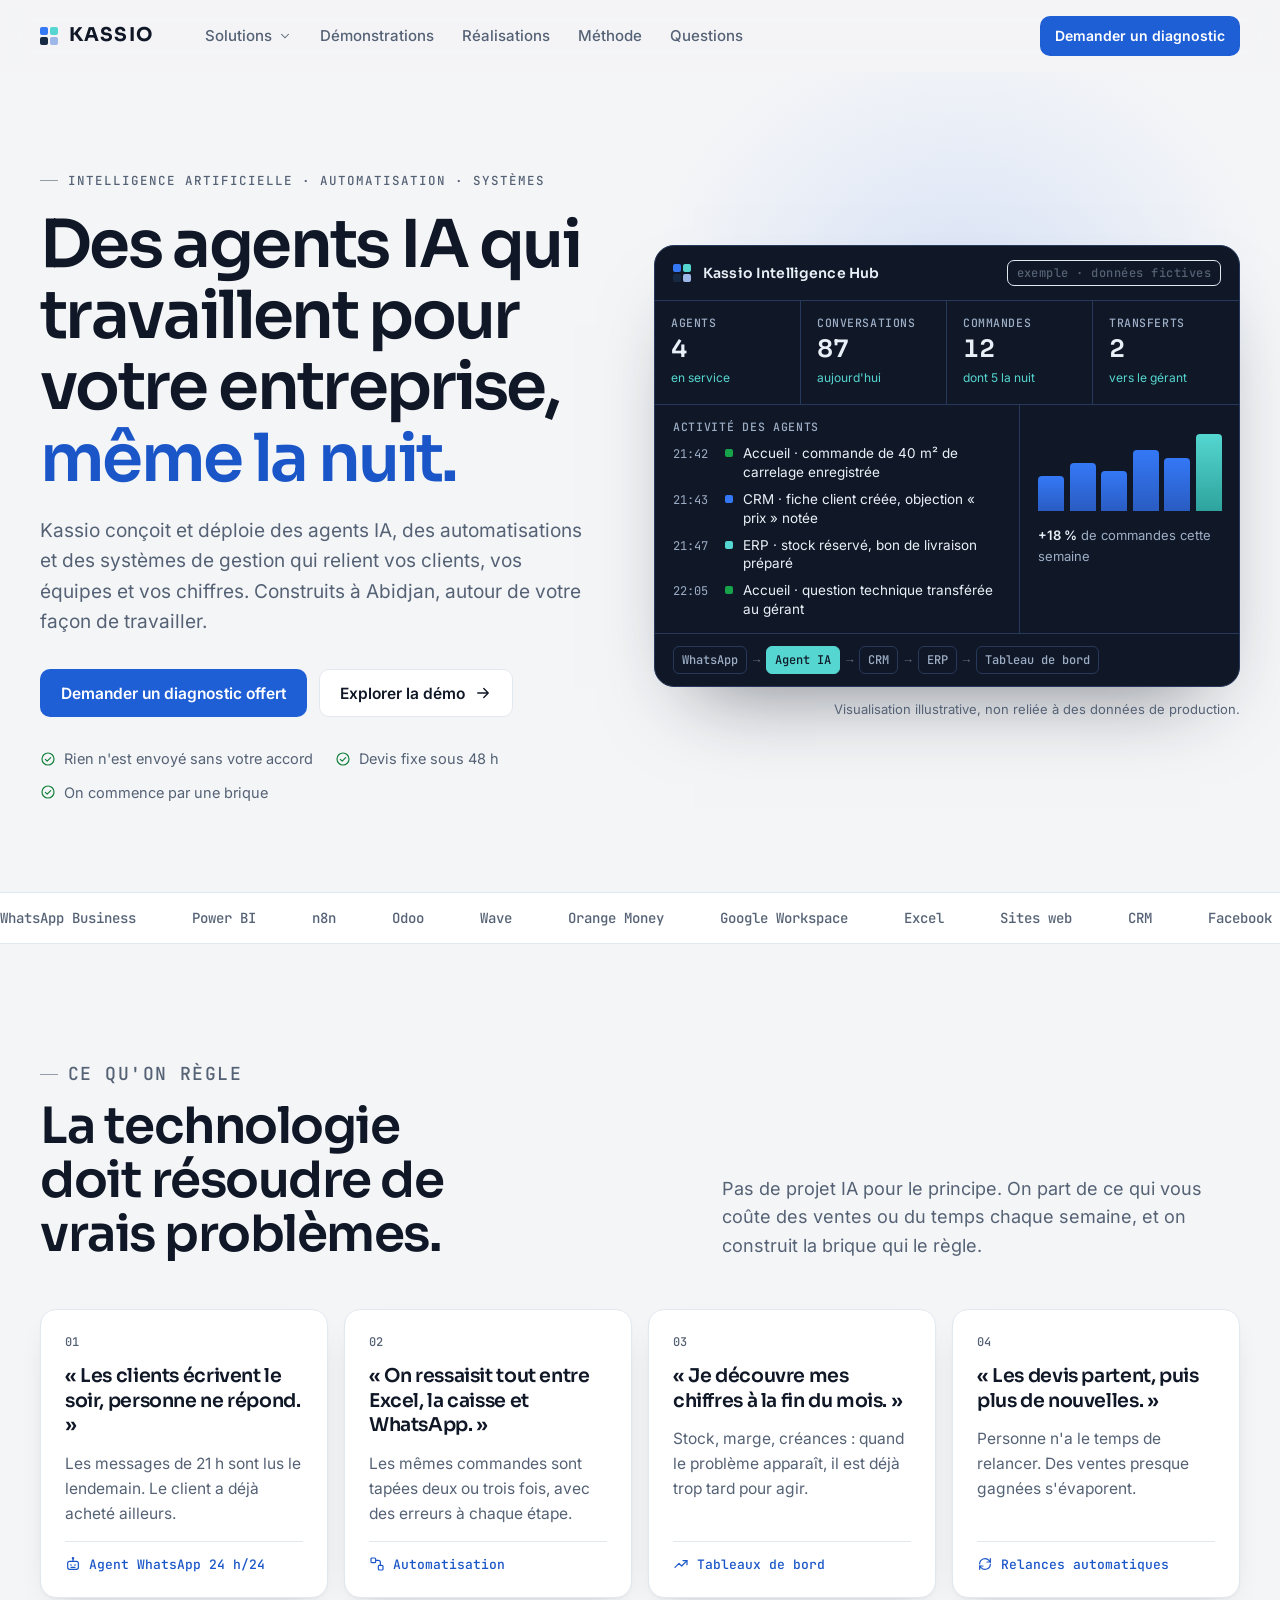
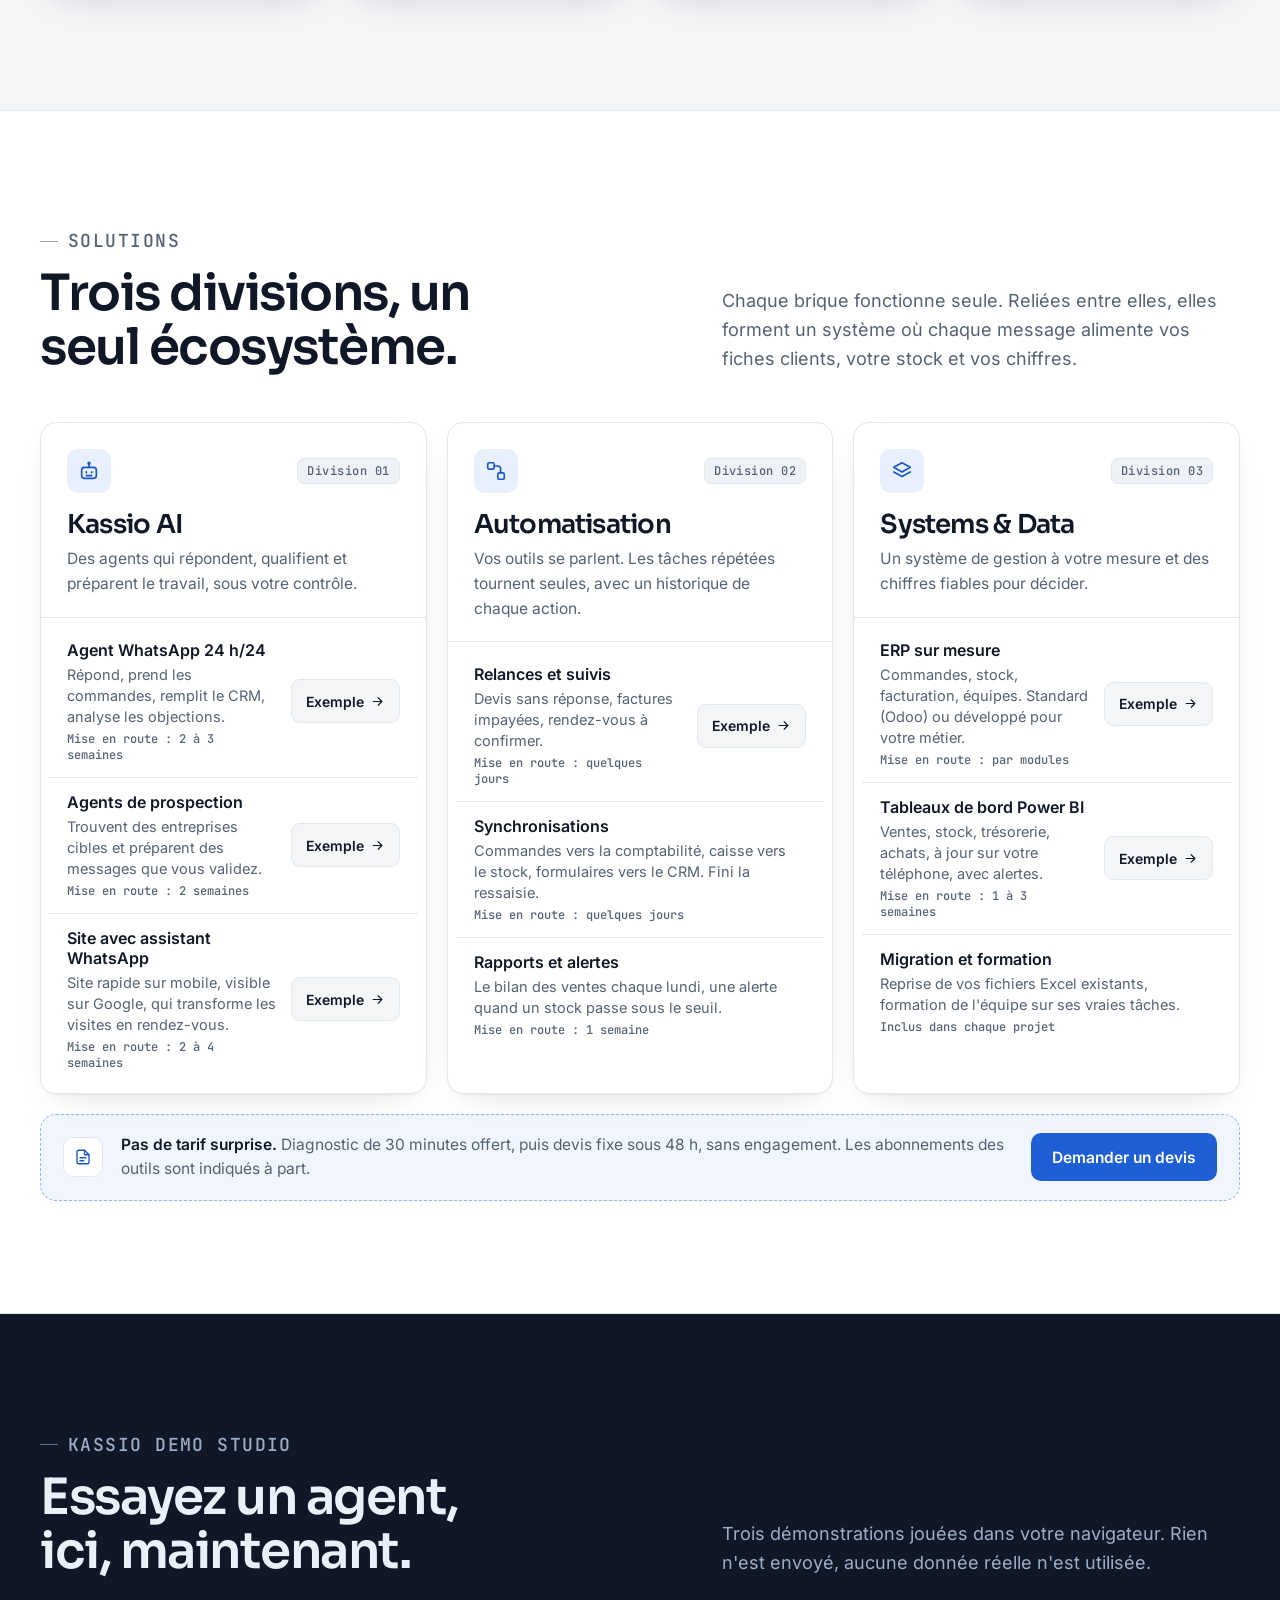
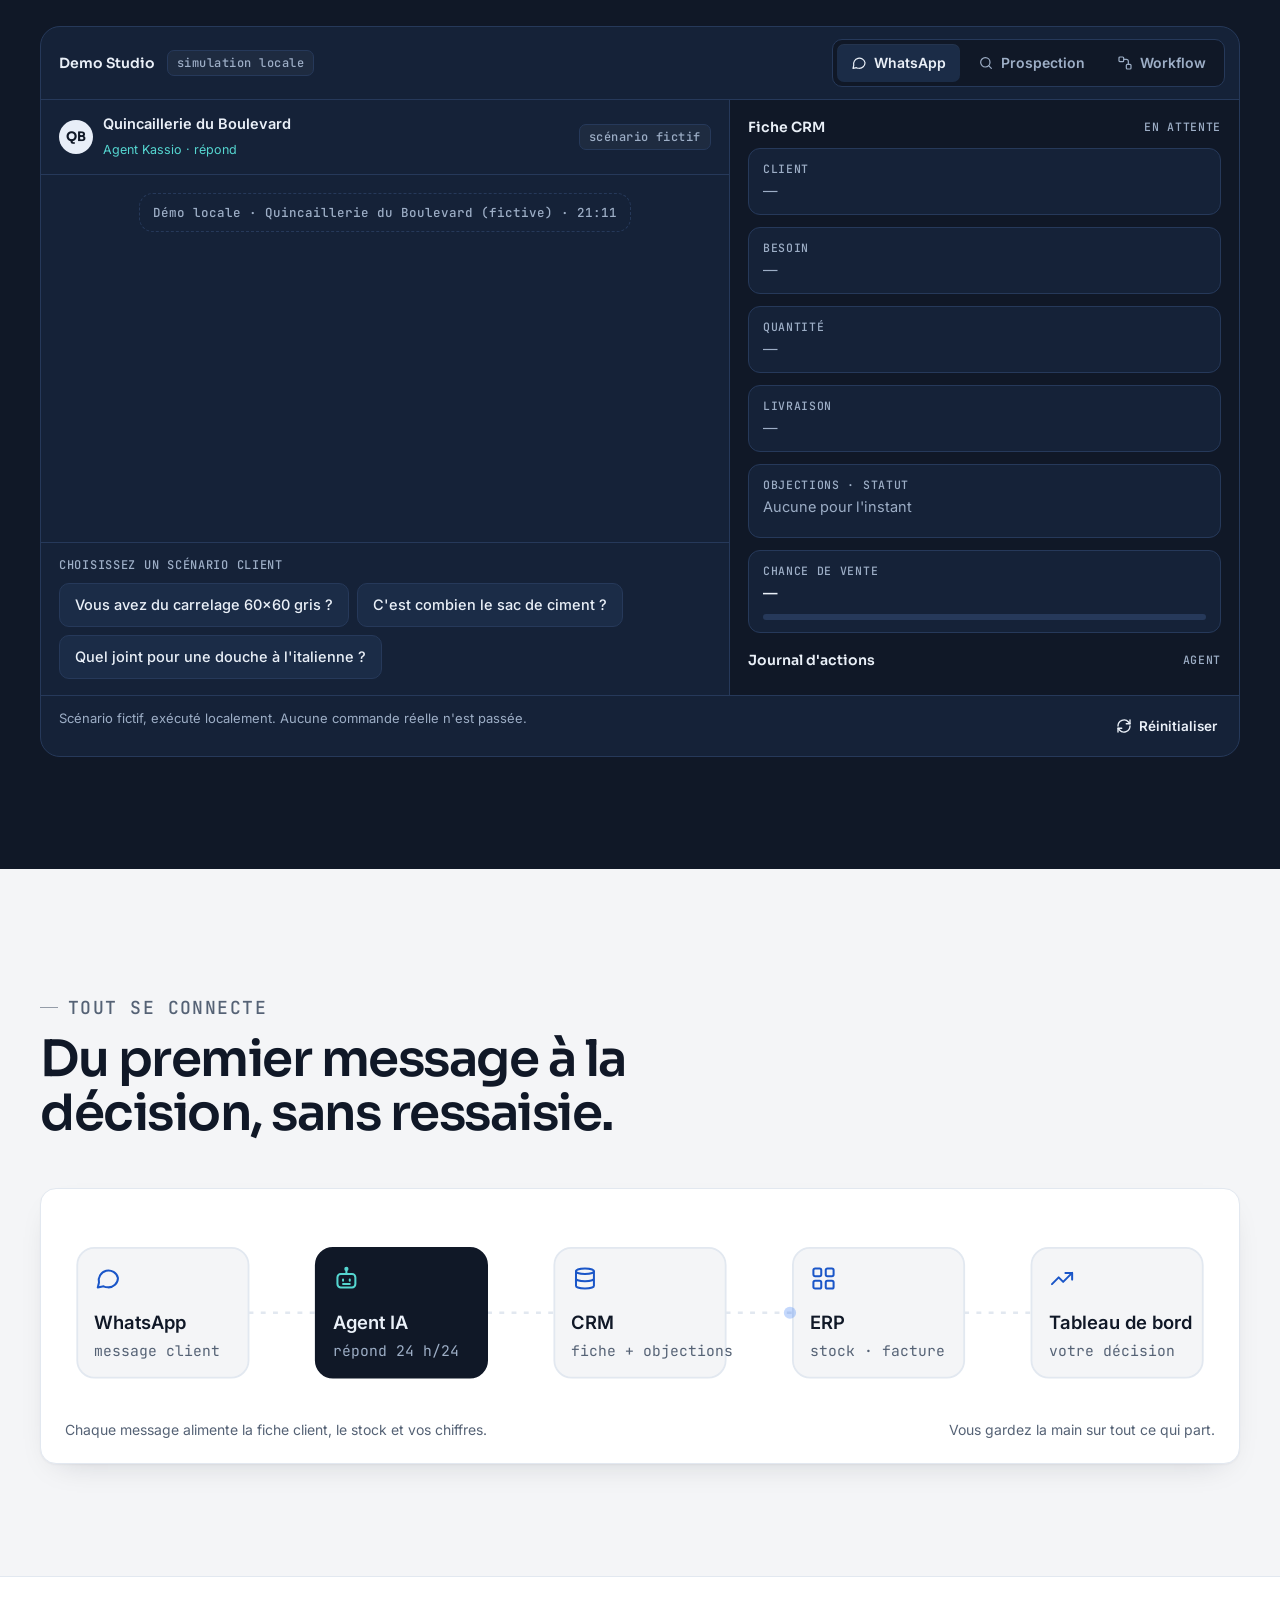
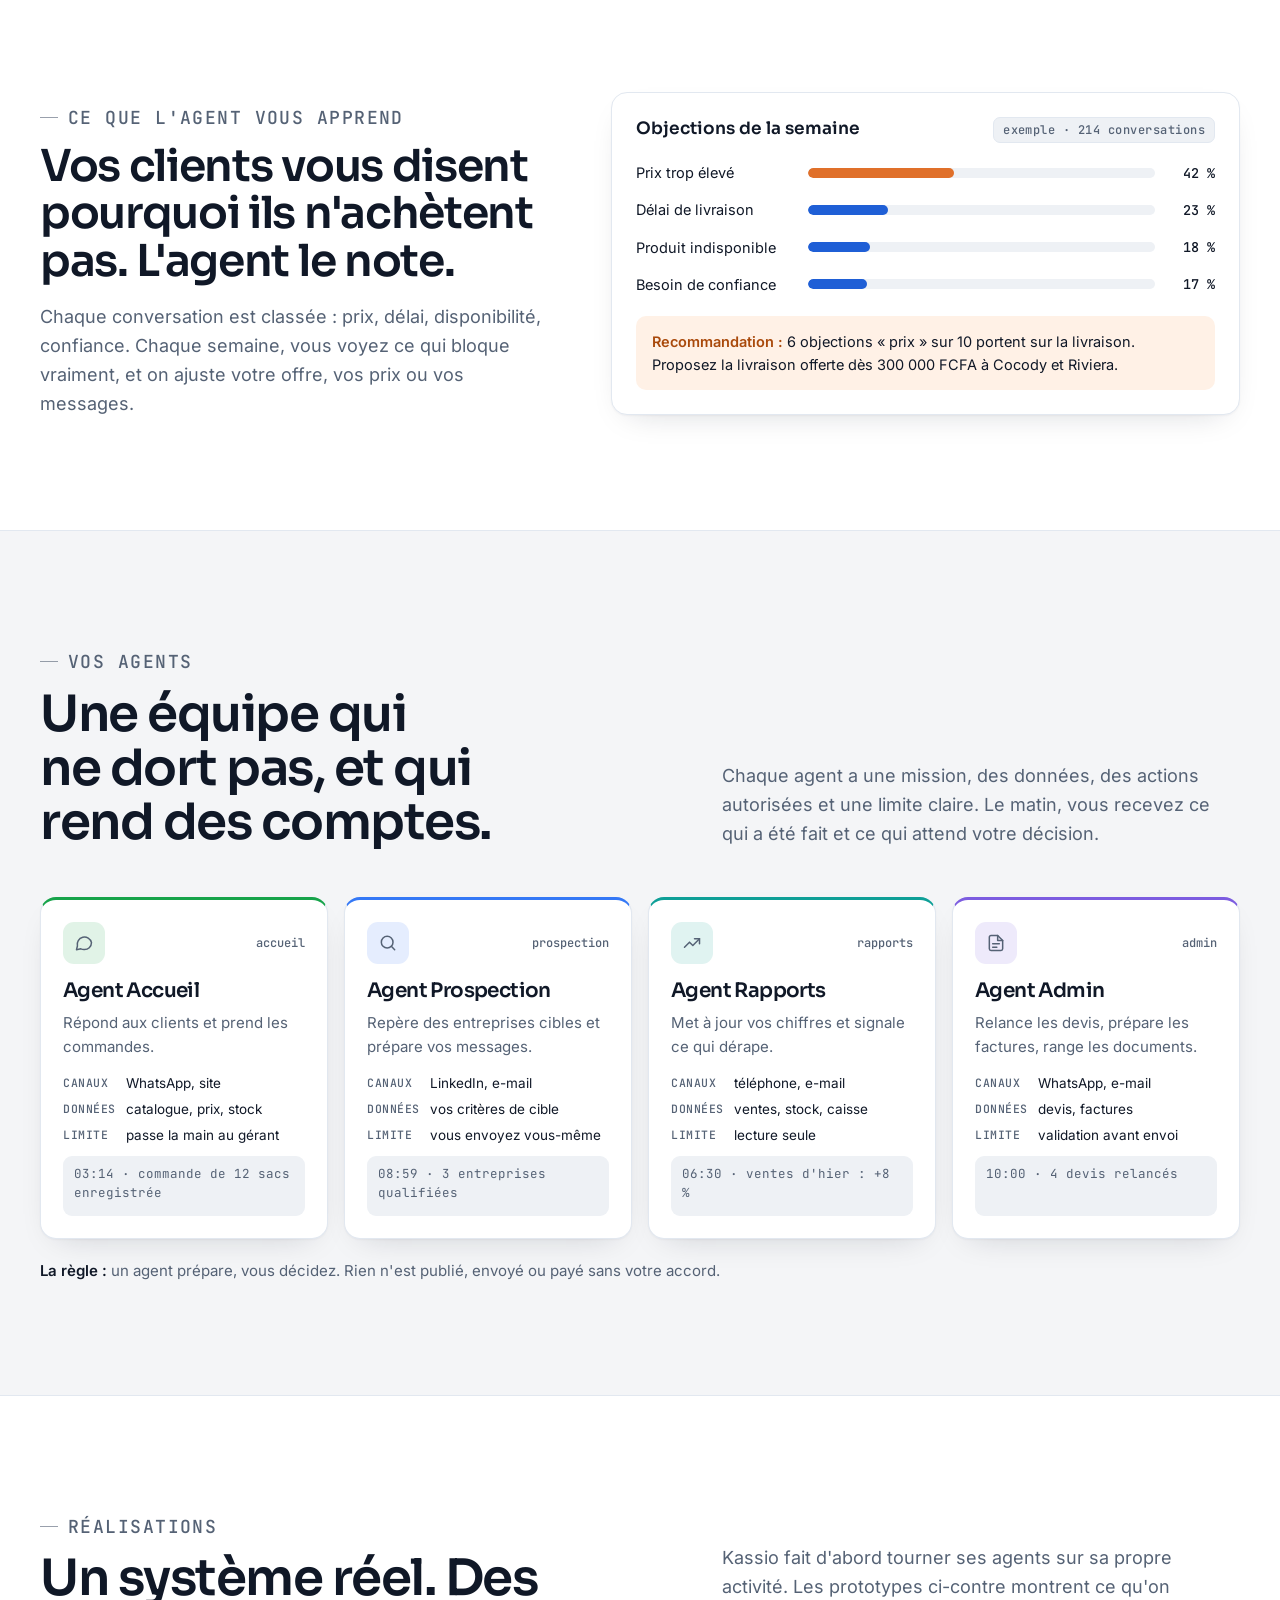
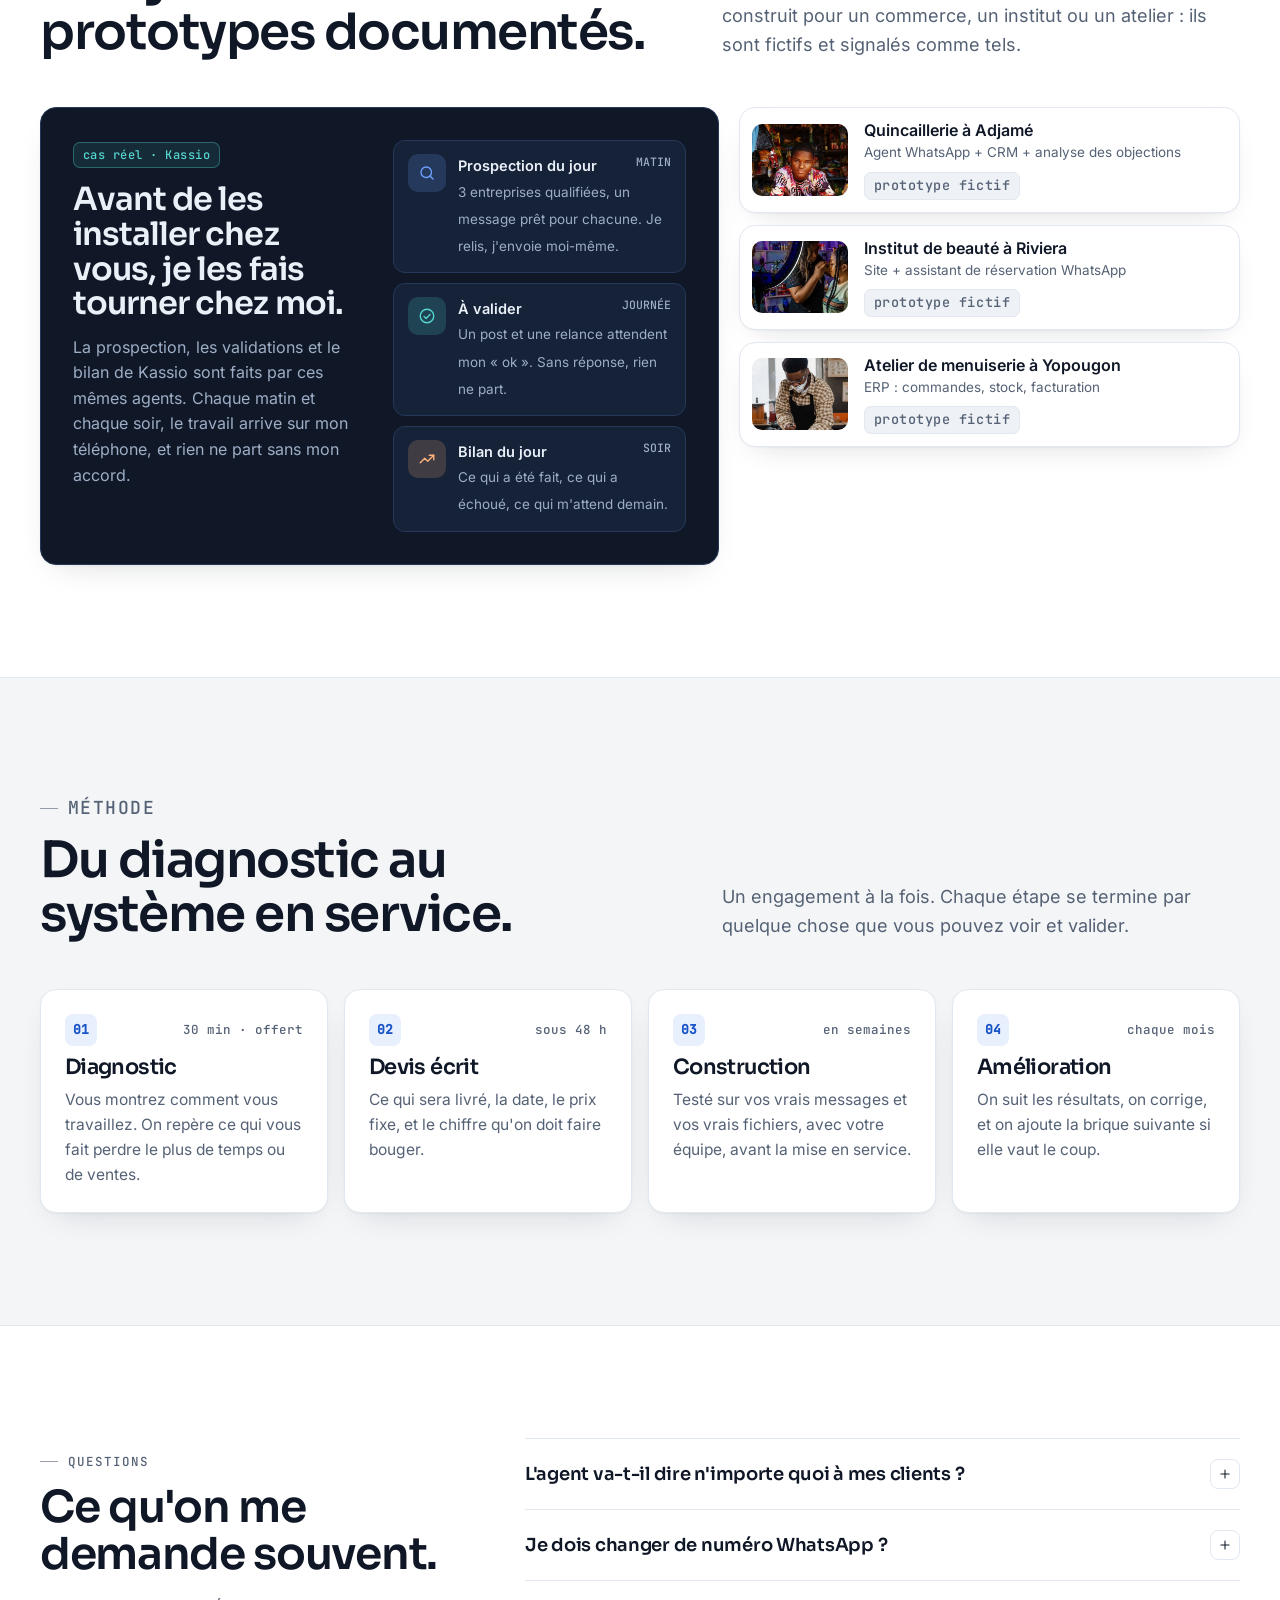
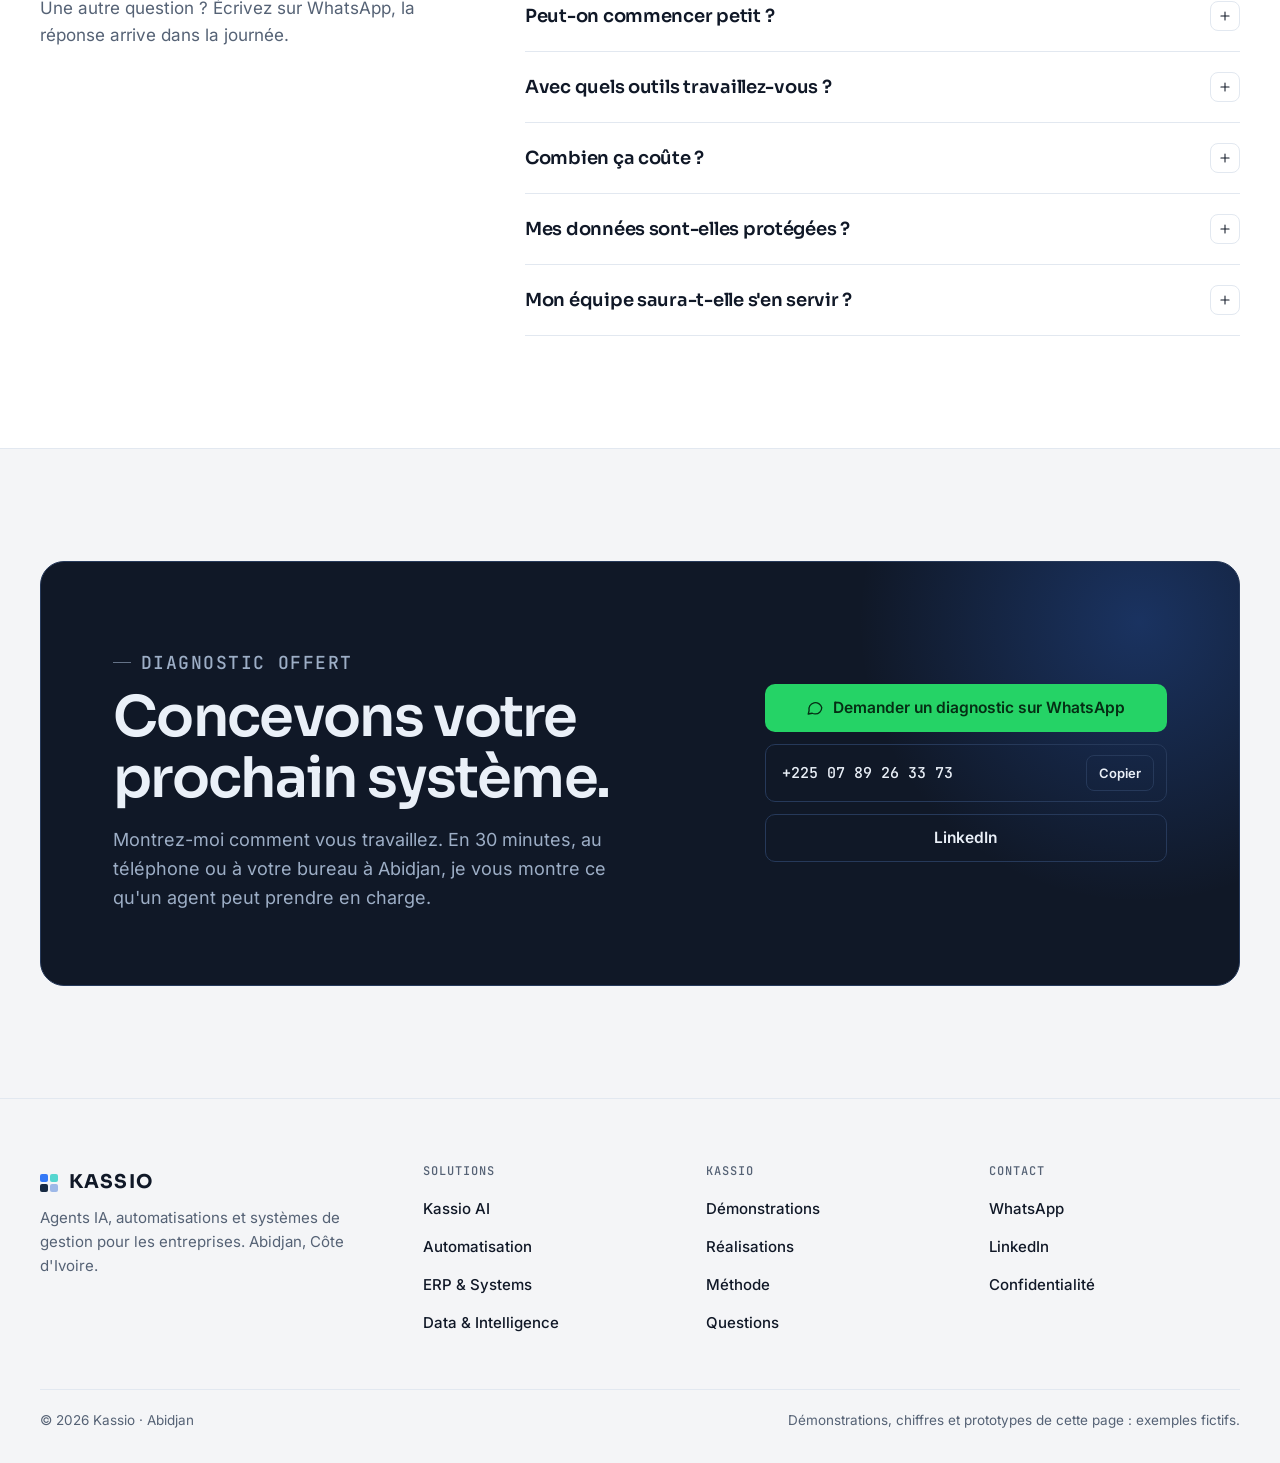
<file: v2/index.html>
<!doctype html>
<html lang="fr">
<head>
<meta charset="utf-8">
<meta name="viewport" content="width=device-width,initial-scale=1,viewport-fit=cover">
<title>Kassio · Agents IA, automatisation et systèmes pour entreprises à Abidjan</title>
<meta name="description" content="Kassio conçoit et déploie des agents IA, des automatisations et des systèmes de gestion (ERP, Power BI) pour les entreprises. Abidjan, Côte d'Ivoire. Diagnostic offert, devis sous 48 h.">
<meta name="robots" content="noindex,nofollow">
<link rel="canonical" href="https://yobed.github.io/kassio/">
<meta name="theme-color" content="#F4F5F7" media="(prefers-color-scheme: light)">
<meta name="theme-color" content="#0B111D" media="(prefers-color-scheme: dark)">
<link rel="icon" href="data:image/svg+xml,%3Csvg xmlns='http://www.w3.org/2000/svg' viewBox='0 0 32 32'%3E%3Crect width='32' height='32' rx='7' fill='%23101827'/%3E%3Crect x='7' y='7' width='8' height='8' rx='2' fill='%233478F6'/%3E%3Crect x='17' y='7' width='8' height='8' rx='2' fill='%2355D6D0'/%3E%3Crect x='7' y='17' width='8' height='8' rx='2' fill='%23172A43' stroke='%23ffffff' stroke-opacity='.25'/%3E%3Crect x='17' y='17' width='8' height='8' rx='2' fill='%239DB8E8'/%3E%3C/svg%3E" type="image/svg+xml">
<link rel="apple-touch-icon" href="img/apple-touch-icon.png">
<meta property="og:type" content="website"><meta property="og:locale" content="fr_FR"><meta property="og:site_name" content="Kassio">
<meta property="og:title" content="Kassio · des agents IA qui travaillent pour votre entreprise, même la nuit">
<meta property="og:description" content="Agents IA, automatisations et systèmes de gestion pour les entreprises. Abidjan.">
<meta property="og:image" content="https://yobed.github.io/kassio/v2/img/og.jpg">
<link rel="preload" href="fonts/Sora-latin.woff2" as="font" type="font/woff2" crossorigin>
<link rel="preload" href="fonts/Inter-latin.woff2" as="font" type="font/woff2" crossorigin>
<link rel="stylesheet" href="fonts/fonts.css">
<link rel="stylesheet" href="assets/kassio.css">
<script>document.documentElement.classList.add("js")</script>
</head>
<body>
<a class="skip" href="#contenu">Aller au contenu</a>
<svg width="0" height="0" style="position:absolute" aria-hidden="true"><defs><symbol id="i-msg" viewBox="0 0 24 24" fill="none" stroke="currentColor" stroke-width="1.8" stroke-linecap="round" stroke-linejoin="round"><path d="M21 11.5a8.4 8.4 0 0 1-9 8.4 8.6 8.6 0 0 1-3.8-.9L3 20l1.1-4.4A8.4 8.4 0 1 1 21 11.5z"/></symbol><symbol id="i-cart" viewBox="0 0 24 24" fill="none" stroke="currentColor" stroke-width="1.8" stroke-linecap="round" stroke-linejoin="round"><circle cx="9" cy="20" r="1.4"/><circle cx="18" cy="20" r="1.4"/><path d="M2.5 3h2.6l2.4 11.6a1.6 1.6 0 0 0 1.6 1.3h8.7a1.6 1.6 0 0 0 1.6-1.2L21 7H6"/></symbol><symbol id="i-user" viewBox="0 0 24 24" fill="none" stroke="currentColor" stroke-width="1.8" stroke-linecap="round" stroke-linejoin="round"><circle cx="12" cy="8" r="4"/><path d="M4 21a8 8 0 0 1 16 0"/></symbol><symbol id="i-users" viewBox="0 0 24 24" fill="none" stroke="currentColor" stroke-width="1.8" stroke-linecap="round" stroke-linejoin="round"><circle cx="9" cy="8" r="3.6"/><path d="M2.5 20a6.5 6.5 0 0 1 13 0"/><path d="M16 4.3a3.6 3.6 0 0 1 0 7.2M18 14a6.5 6.5 0 0 1 3.5 6"/></symbol><symbol id="i-trend" viewBox="0 0 24 24" fill="none" stroke="currentColor" stroke-width="1.8" stroke-linecap="round" stroke-linejoin="round"><path d="M3 17l6-6 4 4 8-8"/><path d="M15 7h6v6"/></symbol><symbol id="i-pct" viewBox="0 0 24 24" fill="none" stroke="currentColor" stroke-width="1.8" stroke-linecap="round" stroke-linejoin="round"><path d="M19 5L5 19"/><circle cx="6.5" cy="6.5" r="2.5"/><circle cx="17.5" cy="17.5" r="2.5"/></symbol><symbol id="i-clock" viewBox="0 0 24 24" fill="none" stroke="currentColor" stroke-width="1.8" stroke-linecap="round" stroke-linejoin="round"><circle cx="12" cy="12" r="9"/><path d="M12 7v5l3 2"/></symbol><symbol id="i-box" viewBox="0 0 24 24" fill="none" stroke="currentColor" stroke-width="1.8" stroke-linecap="round" stroke-linejoin="round"><path d="M21 8l-9-5-9 5v8l9 5 9-5z"/><path d="M3 8l9 5 9-5M12 13v8"/></symbol><symbol id="i-wallet" viewBox="0 0 24 24" fill="none" stroke="currentColor" stroke-width="1.8" stroke-linecap="round" stroke-linejoin="round"><rect x="3" y="6" width="18" height="14" rx="2"/><path d="M3 10h18M16 15h2"/><path d="M6 6l9-3 1 3"/></symbol><symbol id="i-pin" viewBox="0 0 24 24" fill="none" stroke="currentColor" stroke-width="1.8" stroke-linecap="round" stroke-linejoin="round"><path d="M12 21s-7-6.2-7-11.5a7 7 0 0 1 14 0C19 14.8 12 21 12 21z"/><circle cx="12" cy="9.5" r="2.5"/></symbol><symbol id="i-in" viewBox="0 0 24 24" fill="none" stroke="currentColor" stroke-width="1.8" stroke-linecap="round" stroke-linejoin="round"><rect x="3" y="3" width="18" height="18" rx="3"/><path d="M8 10v7M8 7v.01M12 17v-4a2.5 2.5 0 0 1 5 0v4M12 10v7"/></symbol><symbol id="i-mail" viewBox="0 0 24 24" fill="none" stroke="currentColor" stroke-width="1.8" stroke-linecap="round" stroke-linejoin="round"><rect x="3" y="5" width="18" height="14" rx="2"/><path d="M3 7l9 6 9-6"/></symbol><symbol id="i-spark" viewBox="0 0 24 24" fill="none" stroke="currentColor" stroke-width="1.8" stroke-linecap="round" stroke-linejoin="round"><path d="M12 3l1.8 5.2L19 10l-5.2 1.8L12 17l-1.8-5.2L5 10l5.2-1.8z"/></symbol><symbol id="i-alert" viewBox="0 0 24 24" fill="none" stroke="currentColor" stroke-width="1.8" stroke-linecap="round" stroke-linejoin="round"><path d="M12 3l10 18H2z"/><path d="M12 10v5M12 18v.01"/></symbol><symbol id="i-send" viewBox="0 0 24 24" fill="none" stroke="currentColor" stroke-width="1.8" stroke-linecap="round" stroke-linejoin="round"><path d="M21 3L10 14"/><path d="M21 3l-7 18-4-7-7-4z"/></symbol><symbol id="i-check" viewBox="0 0 24 24" fill="none" stroke="currentColor" stroke-width="1.8" stroke-linecap="round" stroke-linejoin="round"><circle cx="12" cy="12" r="9"/><path d="M8 12.5l2.8 2.8L16 10"/></symbol><symbol id="i-table" viewBox="0 0 24 24" fill="none" stroke="currentColor" stroke-width="1.8" stroke-linecap="round" stroke-linejoin="round"><rect x="3" y="4" width="18" height="16" rx="2"/><path d="M3 10h18M9 10v10"/></symbol><symbol id="i-file" viewBox="0 0 24 24" fill="none" stroke="currentColor" stroke-width="1.8" stroke-linecap="round" stroke-linejoin="round"><path d="M14 3H6a2 2 0 0 0-2 2v14a2 2 0 0 0 2 2h12a2 2 0 0 0 2-2V9z"/><path d="M14 3v6h6M8 13h8M8 17h5"/></symbol><symbol id="i-cal" viewBox="0 0 24 24" fill="none" stroke="currentColor" stroke-width="1.8" stroke-linecap="round" stroke-linejoin="round"><rect x="3" y="5" width="18" height="16" rx="2"/><path d="M3 10h18M8 3v4M16 3v4"/></symbol><symbol id="i-phone" viewBox="0 0 24 24" fill="none" stroke="currentColor" stroke-width="1.8" stroke-linecap="round" stroke-linejoin="round"><rect x="7" y="2.5" width="10" height="19" rx="2.5"/><path d="M11 18.5h2"/></symbol><symbol id="i-tool" viewBox="0 0 24 24" fill="none" stroke="currentColor" stroke-width="1.8" stroke-linecap="round" stroke-linejoin="round"><path d="M14.5 6.5a4 4 0 0 0 5 5L12 19a2.1 2.1 0 0 1-3-3z"/><path d="M14.5 6.5L17 4l3 3-2.5 2.5"/></symbol><symbol id="i-chev" viewBox="0 0 24 24" fill="none" stroke="currentColor" stroke-width="1.8" stroke-linecap="round" stroke-linejoin="round"><path d="M6 9l6 6 6-6"/></symbol><symbol id="i-menu" viewBox="0 0 24 24" fill="none" stroke="currentColor" stroke-width="1.8" stroke-linecap="round" stroke-linejoin="round"><path d="M4 7h16M4 12h16M4 17h16"/></symbol><symbol id="i-x" viewBox="0 0 24 24" fill="none" stroke="currentColor" stroke-width="1.8" stroke-linecap="round" stroke-linejoin="round"><path d="M6 6l12 12M18 6L6 18"/></symbol><symbol id="i-plus" viewBox="0 0 24 24" fill="none" stroke="currentColor" stroke-width="1.8" stroke-linecap="round" stroke-linejoin="round"><path d="M12 5v14M5 12h14"/></symbol><symbol id="i-arrow" viewBox="0 0 24 24" fill="none" stroke="currentColor" stroke-width="1.8" stroke-linecap="round" stroke-linejoin="round"><path d="M5 12h14M13 6l6 6-6 6"/></symbol><symbol id="i-bot" viewBox="0 0 24 24" fill="none" stroke="currentColor" stroke-width="1.8" stroke-linecap="round" stroke-linejoin="round"><rect x="4" y="8" width="16" height="12" rx="3"/><path d="M12 8V4M9 13v1M15 13v1M9 17h6"/><circle cx="12" cy="3.5" r="1"/></symbol><symbol id="i-flow" viewBox="0 0 24 24" fill="none" stroke="currentColor" stroke-width="1.8" stroke-linecap="round" stroke-linejoin="round"><rect x="3" y="3" width="7" height="7" rx="1.5"/><rect x="14" y="14" width="7" height="7" rx="1.5"/><path d="M10 6.5h4a3 3 0 0 1 3 3V14"/></symbol><symbol id="i-layers" viewBox="0 0 24 24" fill="none" stroke="currentColor" stroke-width="1.8" stroke-linecap="round" stroke-linejoin="round"><path d="M12 3l9 5-9 5-9-5z"/><path d="M3 13l9 5 9-5"/></symbol><symbol id="i-repeat" viewBox="0 0 24 24" fill="none" stroke="currentColor" stroke-width="1.8" stroke-linecap="round" stroke-linejoin="round"><path d="M4 12a8 8 0 0 1 14-5.3L20 9"/><path d="M20 4v5h-5"/><path d="M20 12a8 8 0 0 1-14 5.3L4 15"/><path d="M4 20v-5h5"/></symbol><symbol id="i-search" viewBox="0 0 24 24" fill="none" stroke="currentColor" stroke-width="1.8" stroke-linecap="round" stroke-linejoin="round"><circle cx="11" cy="11" r="7"/><path d="M20 20l-4-4"/></symbol><symbol id="i-shield" viewBox="0 0 24 24" fill="none" stroke="currentColor" stroke-width="1.8" stroke-linecap="round" stroke-linejoin="round"><path d="M12 3l8 3v6c0 4.5-3.4 8-8 9-4.6-1-8-4.5-8-9V6z"/><path d="M9 12l2 2 4-4"/></symbol><symbol id="i-db" viewBox="0 0 24 24" fill="none" stroke="currentColor" stroke-width="1.8" stroke-linecap="round" stroke-linejoin="round"><ellipse cx="12" cy="5.5" rx="8" ry="2.5"/><path d="M4 5.5v13c0 1.4 3.6 2.5 8 2.5s8-1.1 8-2.5v-13M4 12c0 1.4 3.6 2.5 8 2.5s8-1.1 8-2.5"/></symbol><symbol id="i-grid" viewBox="0 0 24 24" fill="none" stroke="currentColor" stroke-width="1.8" stroke-linecap="round" stroke-linejoin="round"><rect x="3" y="3" width="7" height="7" rx="1.5"/><rect x="14" y="3" width="7" height="7" rx="1.5"/><rect x="3" y="14" width="7" height="7" rx="1.5"/><rect x="14" y="14" width="7" height="7" rx="1.5"/></symbol></defs></svg>

<header class="nav" id="nav">
  <div class="wrap">
    <a class="brand" href="#top" aria-label="Kassio, accueil"><span class="logo" aria-hidden="true"><i></i><i></i><i></i><i></i></span>KASSIO</a>
    <ul class="nav-l">
      <li><button type="button" id="sol-b" aria-expanded="false" aria-controls="sol-m">Solutions <svg class="chev" aria-hidden="true"><use href="#i-chev"/></svg></button>
        <div class="menu" id="sol-m" role="menu">
          <a href="#kassio-ai" role="menuitem"><span class="mi"><svg class="ic"><use href="#i-bot"/></svg></span><div><b>Kassio AI</b><span>Agents WhatsApp, prospection, assistant de site</span></div></a>
          <a href="#automatisation" role="menuitem"><span class="mi"><svg class="ic"><use href="#i-flow"/></svg></span><div><b>Automatisation</b><span>Relances, synchronisations, notifications</span></div></a>
          <a href="#systems" role="menuitem"><span class="mi"><svg class="ic"><use href="#i-layers"/></svg></span><div><b>ERP &amp; Systems</b><span>Ventes, stock, facturation, équipes</span></div></a>
          <a href="#systems" role="menuitem"><span class="mi"><svg class="ic"><use href="#i-trend"/></svg></span><div><b>Data &amp; Intelligence</b><span>Tableaux de bord et alertes Power BI</span></div></a>
        </div>
      </li>
      <li><a href="#demo">Démonstrations</a></li>
      <li><a href="#realisations">Réalisations</a></li>
      <li><a href="#methode">Méthode</a></li>
      <li><a href="#faq">Questions</a></li>
    </ul>
    <div class="nav-cta">
      <a class="btn btn-p sm" data-wa="diag" href="#contact" target="_blank" rel="noopener">Demander un diagnostic</a>
      <button type="button" class="burger" id="burger" aria-expanded="false" aria-controls="panel-m" aria-label="Ouvrir le menu"><svg aria-hidden="true"><use href="#i-menu"/></svg></button>
    </div>
  </div>
</header>

<div class="panel-m" id="panel-m" role="dialog" aria-modal="true" aria-label="Menu">
  <div class="top"><a class="brand" href="#top" data-pm><span class="logo" aria-hidden="true"><i></i><i></i><i></i><i></i></span>KASSIO</a><button type="button" class="burger" id="pm-x" style="display:inline-flex" aria-label="Fermer le menu"><svg aria-hidden="true"><use href="#i-x"/></svg></button></div>
  <nav aria-label="Menu mobile">
    <p class="grp">Solutions</p>
    <a class="l" href="#kassio-ai" data-pm>Kassio AI <small>agents</small></a>
    <a class="l" href="#automatisation" data-pm>Automatisation <small>processus</small></a>
    <a class="l" href="#systems" data-pm>ERP &amp; Systems <small>gestion</small></a>
    <a class="l" href="#systems" data-pm>Data &amp; Intelligence <small>tableaux de bord</small></a>
    <p class="grp">Kassio</p>
    <a class="l" href="#demo" data-pm>Démonstrations</a>
    <a class="l" href="#realisations" data-pm>Réalisations</a>
    <a class="l" href="#methode" data-pm>Méthode</a>
    <a class="l" href="#faq" data-pm>Questions</a>
  </nav>
  <div class="bas"><a class="btn btn-w" data-wa="diag" href="#contact" target="_blank" rel="noopener"><svg class="ic" aria-hidden="true"><use href="#i-msg"/></svg>Demander un diagnostic</a></div>
</div>

<main id="contenu">
<!-- ===== Hero ===== -->
<section class="hero" id="top" aria-labelledby="t-hero">
  <div class="wrap">
    <div>
      <p class="eyebrow">Intelligence artificielle · Automatisation · Systèmes</p>
      <h1 id="t-hero">Des agents IA qui travaillent pour votre entreprise, <em>même la nuit.</em></h1>
      <p class="lead">Kassio conçoit et déploie des agents IA, des automatisations et des systèmes de gestion qui relient vos clients, vos équipes et vos chiffres. Construits à Abidjan, autour de votre façon de travailler.</p>
      <div class="cta">
        <a class="btn btn-p" data-wa="diag" href="#contact" target="_blank" rel="noopener">Demander un diagnostic offert</a>
        <a class="btn btn-s" href="#demo">Explorer la démo <svg class="ic" aria-hidden="true"><use href="#i-arrow"/></svg></a>
      </div>
      <ul class="garanties">
        <li><svg class="ic" aria-hidden="true"><use href="#i-check"/></svg>Rien n'est envoyé sans votre accord</li>
        <li><svg class="ic" aria-hidden="true"><use href="#i-check"/></svg>Devis fixe sous 48 h</li>
        <li><svg class="ic" aria-hidden="true"><use href="#i-check"/></svg>On commence par une brique</li>
      </ul>
    </div>

    <div>
      <div class="hub" role="img" aria-label="Exemple de tableau de pilotage Kassio : agents en service, conversations, commandes et activité en direct. Données fictives.">
        <div class="hub-h"><span class="logo" aria-hidden="true"><i></i><i></i><i></i><i></i></span><b>Kassio Intelligence Hub</b><span class="tag sim">exemple · données fictives</span></div>
        <div class="hub-k">
          <div><span>Agents</span><b>4</b><small>en service</small></div>
          <div><span>Conversations</span><b data-cpt="87">87</b><small>aujourd'hui</small></div>
          <div><span>Commandes</span><b data-cpt="12">12</b><small>dont 5 la nuit</small></div>
          <div><span>Transferts</span><b>2</b><small>vers le gérant</small></div>
        </div>
        <div class="hub-b">
          <div class="hub-log"><h4>Activité des agents</h4><ol id="hub-log" aria-hidden="true"></ol></div>
          <div class="hub-side"><h4 class="sr">Ventes de la semaine</h4><div class="bars" aria-hidden="true"><i style="height:38%"></i><i style="height:52%;animation-delay:.08s"></i><i style="height:44%;animation-delay:.16s"></i><i style="height:66%;animation-delay:.24s"></i><i style="height:58%;animation-delay:.32s"></i><i style="height:84%;animation-delay:.4s"></i></div><p><b>+18 %</b> de commandes cette semaine</p></div>
        </div>
        <div class="hub-f" id="hub-f" aria-hidden="true"><span>WhatsApp</span><span class="ar">→</span><span>Agent IA</span><span class="ar">→</span><span>CRM</span><span class="ar">→</span><span>ERP</span><span class="ar">→</span><span>Tableau de bord</span></div>
      </div>
      <p class="hub-note">Visualisation illustrative, non reliée à des données de production.</p>
    </div>
  </div>
</section>

<div class="integ" aria-hidden="true"><div class="piste"><span>WhatsApp Business</span><span>Power BI</span><span>n8n</span><span>Odoo</span><span>Wave</span><span>Orange Money</span><span>Google Workspace</span><span>Excel</span><span>Sites web</span><span>CRM</span><span>Facebook</span><span>LinkedIn</span><span>WhatsApp Business</span><span>Power BI</span><span>n8n</span><span>Odoo</span><span>Wave</span><span>Orange Money</span><span>Google Workspace</span><span>Excel</span><span>Sites web</span><span>CRM</span><span>Facebook</span><span>LinkedIn</span></div></div>

<!-- ===== Problèmes ===== -->
<section class="sec" aria-labelledby="t-pb">
  <div class="wrap">
    <div class="sec-h rv">
      <div><p class="eyebrow">Ce qu'on règle</p><h2 id="t-pb">La technologie doit résoudre de vrais problèmes.</h2></div>
      <p>Pas de projet IA pour le principe. On part de ce qui vous coûte des ventes ou du temps chaque semaine, et on construit la brique qui le règle.</p>
    </div>
    <div class="pbs">
      <article class="card pb rv"><span class="n">01</span><p class="q">« Les clients écrivent le soir, personne ne répond. »</p><p class="r">Les messages de 21 h sont lus le lendemain. Le client a déjà acheté ailleurs.</p><span class="s"><svg class="ic" aria-hidden="true"><use href="#i-bot"/></svg>Agent WhatsApp 24 h/24</span></article>
      <article class="card pb rv"><span class="n">02</span><p class="q">« On ressaisit tout entre Excel, la caisse et WhatsApp. »</p><p class="r">Les mêmes commandes sont tapées deux ou trois fois, avec des erreurs à chaque étape.</p><span class="s"><svg class="ic" aria-hidden="true"><use href="#i-flow"/></svg>Automatisation</span></article>
      <article class="card pb rv"><span class="n">03</span><p class="q">« Je découvre mes chiffres à la fin du mois. »</p><p class="r">Stock, marge, créances : quand le problème apparaît, il est déjà trop tard pour agir.</p><span class="s"><svg class="ic" aria-hidden="true"><use href="#i-trend"/></svg>Tableaux de bord</span></article>
      <article class="card pb rv"><span class="n">04</span><p class="q">« Les devis partent, puis plus de nouvelles. »</p><p class="r">Personne n'a le temps de relancer. Des ventes presque gagnées s'évaporent.</p><span class="s"><svg class="ic" aria-hidden="true"><use href="#i-repeat"/></svg>Relances automatiques</span></article>
    </div>
  </div>
</section>

<!-- ===== Trois divisions ===== -->
<section class="sec alt" id="solutions" aria-labelledby="t-div">
  <div class="wrap">
    <div class="sec-h rv">
      <div><p class="eyebrow">Solutions</p><h2 id="t-div">Trois divisions, un seul écosystème.</h2></div>
      <p>Chaque brique fonctionne seule. Reliées entre elles, elles forment un système où chaque message alimente vos fiches clients, votre stock et vos chiffres.</p>
    </div>
    <div class="divs">
      <article class="card div rv" id="kassio-ai">
        <div class="div-h"><div class="dx"><span class="di"><svg aria-hidden="true"><use href="#i-bot"/></svg></span><span class="tag">Division 01</span></div><h3>Kassio AI</h3><p>Des agents qui répondent, qualifient et préparent le travail, sous votre contrôle.</p></div>
        <ul>
          <li class="offre"><b>Agent WhatsApp 24 h/24</b><span>Répond, prend les commandes, remplit le CRM, analyse les objections.</span><small>Mise en route : 2 à 3 semaines</small><button type="button" class="voir" data-ex="wa">Exemple <svg class="ic" aria-hidden="true"><use href="#i-arrow"/></svg></button></li>
          <li class="offre"><b>Agents de prospection</b><span>Trouvent des entreprises cibles et préparent des messages que vous validez.</span><small>Mise en route : 2 semaines</small><button type="button" class="voir" data-ex="pros">Exemple <svg class="ic" aria-hidden="true"><use href="#i-arrow"/></svg></button></li>
          <li class="offre"><b>Site avec assistant WhatsApp</b><span>Site rapide sur mobile, visible sur Google, qui transforme les visites en rendez-vous.</span><small>Mise en route : 2 à 4 semaines</small><button type="button" class="voir" data-ex="site">Exemple <svg class="ic" aria-hidden="true"><use href="#i-arrow"/></svg></button></li>
        </ul>
      </article>
      <article class="card div rv" id="automatisation">
        <div class="div-h"><div class="dx"><span class="di"><svg aria-hidden="true"><use href="#i-flow"/></svg></span><span class="tag">Division 02</span></div><h3>Automatisation</h3><p>Vos outils se parlent. Les tâches répétées tournent seules, avec un historique de chaque action.</p></div>
        <ul>
          <li class="offre"><b>Relances et suivis</b><span>Devis sans réponse, factures impayées, rendez-vous à confirmer.</span><small>Mise en route : quelques jours</small><button type="button" class="voir" data-ex="n8n">Exemple <svg class="ic" aria-hidden="true"><use href="#i-arrow"/></svg></button></li>
          <li class="offre"><b>Synchronisations</b><span>Commandes vers la comptabilité, caisse vers le stock, formulaires vers le CRM. Fini la ressaisie.</span><small>Mise en route : quelques jours</small></li>
          <li class="offre"><b>Rapports et alertes</b><span>Le bilan des ventes chaque lundi, une alerte quand un stock passe sous le seuil.</span><small>Mise en route : 1 semaine</small></li>
        </ul>
      </article>
      <article class="card div rv" id="systems">
        <div class="div-h"><div class="dx"><span class="di"><svg aria-hidden="true"><use href="#i-layers"/></svg></span><span class="tag">Division 03</span></div><h3>Systems &amp; Data</h3><p>Un système de gestion à votre mesure et des chiffres fiables pour décider.</p></div>
        <ul>
          <li class="offre"><b>ERP sur mesure</b><span>Commandes, stock, facturation, équipes. Standard (Odoo) ou développé pour votre métier.</span><small>Mise en route : par modules</small><button type="button" class="voir" data-ex="erp">Exemple <svg class="ic" aria-hidden="true"><use href="#i-arrow"/></svg></button></li>
          <li class="offre"><b>Tableaux de bord Power BI</b><span>Ventes, stock, trésorerie, achats, à jour sur votre téléphone, avec alertes.</span><small>Mise en route : 1 à 3 semaines</small><button type="button" class="voir" data-ex="bi">Exemple <svg class="ic" aria-hidden="true"><use href="#i-arrow"/></svg></button></li>
          <li class="offre"><b>Migration et formation</b><span>Reprise de vos fichiers Excel existants, formation de l'équipe sur ses vraies tâches.</span><small>Inclus dans chaque projet</small></li>
        </ul>
      </article>
    </div>
    <div class="devis rv"><span class="di"><svg class="ic" aria-hidden="true"><use href="#i-file"/></svg></span><p><b>Pas de tarif surprise.</b> Diagnostic de 30 minutes offert, puis devis fixe sous 48 h, sans engagement. Les abonnements des outils sont indiqués à part.</p><a class="btn btn-p" data-wa="devis" href="#contact" target="_blank" rel="noopener">Demander un devis</a></div>
  </div>
</section>

<!-- ===== Demo Studio ===== -->
<section class="sec navy on-navy" id="demo" aria-labelledby="t-demo">
  <div class="wrap">
    <div class="sec-h rv">
      <div><p class="eyebrow">Kassio Demo Studio</p><h2 id="t-demo">Essayez un agent, ici, maintenant.</h2></div>
      <p>Trois démonstrations jouées dans votre navigateur. Rien n'est envoyé, aucune donnée réelle n'est utilisée.</p>
    </div>
    <div class="studio rv">
      <div class="st-h"><b>Demo Studio</b><span class="tag">simulation locale</span>
        <div class="tabs" role="tablist" aria-label="Démonstrations">
          <button type="button" role="tab" id="tb-wa" aria-controls="pn-wa" aria-selected="true"><svg class="ic" aria-hidden="true"><use href="#i-msg"/></svg>WhatsApp</button>
          <button type="button" role="tab" id="tb-pr" aria-controls="pn-pr" aria-selected="false" tabindex="-1"><svg class="ic" aria-hidden="true"><use href="#i-search"/></svg>Prospection</button>
          <button type="button" role="tab" id="tb-wf" aria-controls="pn-wf" aria-selected="false" tabindex="-1"><svg class="ic" aria-hidden="true"><use href="#i-flow"/></svg>Workflow</button>
        </div>
      </div>

      <!-- Onglet WhatsApp -->
      <div class="st-p" id="pn-wa" role="tabpanel" aria-labelledby="tb-wa">
        <div class="st-grid">
          <div class="st-main">
            <div class="st-bar"><span class="av" aria-hidden="true">QB</span><div><b>Quincaillerie du Boulevard</b><small id="wa-etat">Agent Kassio · répond</small></div><span class="tag">scénario fictif</span></div>
            <div class="fil" id="fil" aria-live="polite"></div>
            <div class="choix"><span class="lab" id="wa-lab">Choisissez un message client</span><div class="row" id="wa-choix"></div></div>
          </div>
          <aside class="st-side" aria-label="Fiche CRM synchronisée">
            <div class="side-h"><b>Fiche CRM</b><span id="crm-etat">en attente</span></div>
            <div class="fiche vide" id="c-client"><span>Client</span><b>—</b></div>
            <div class="fiche vide" id="c-besoin"><span>Besoin</span><b>—</b></div>
            <div class="fiche vide" id="c-qte"><span>Quantité</span><b>—</b></div>
            <div class="fiche vide" id="c-zone"><span>Livraison</span><b>—</b></div>
            <div class="fiche vide large" id="c-obj"><span>Objections · statut</span><b>Aucune pour l'instant</b><div class="pills" id="pills"></div></div>
            <div class="fiche large" id="c-score"><span>Chance de vente</span><b id="score-t">—</b><div class="score"><i id="score-b"></i></div></div>
            <div class="jr large"><div class="side-h" style="margin:6px 0 8px"><b>Journal d'actions</b><span>agent</span></div><ol class="journal" id="journal"></ol></div>
          </aside>
        </div>
        <div class="st-foot"><span>Scénario fictif, exécuté localement. Aucune commande réelle n'est passée.</span><button type="button" id="wa-reset"><svg class="ic" aria-hidden="true"><use href="#i-repeat"/></svg>Réinitialiser</button></div>
      </div>

      <!-- Onglet Prospection -->
      <div class="st-p" id="pn-pr" role="tabpanel" aria-labelledby="tb-pr" hidden>
        <div class="st-grid">
          <div class="st-main">
            <div class="st-bar"><span class="av" aria-hidden="true" style="background:#DCE7FB">AP</span><div><b>Agent Prospection</b><small>Cible : commerces et PME, Abidjan</small></div><span class="tag">entreprises fictives</span></div>
            <div class="cibles" id="cibles"><div class="vide-st">Lancez la recherche : l'agent trouve 3 entreprises, explique pourquoi, et prépare un message pour chacune.</div></div>
            <div class="choix"><div class="row"><button type="button" class="chip" id="pr-go">Lancer la prospection du jour</button></div></div>
          </div>
          <aside class="st-side" aria-label="Compteurs de prospection">
            <div class="side-h"><b>Cette semaine</b><span>compteurs</span></div>
            <div class="fiche"><span>Entreprises qualifiées</span><b id="pr-q">0</b></div>
            <div class="fiche"><span>Messages validés</span><b id="pr-v">0</b></div>
            <div class="fiche large"><span>Règle</span><b style="font-weight:400">L'agent prépare. Vous relisez et envoyez vous-même. Rien ne part sans vous.</b></div>
            <div class="jr large"><div class="side-h" style="margin:6px 0 8px"><b>Journal d'actions</b><span>agent</span></div><ol class="journal" id="pr-j"></ol></div>
          </aside>
        </div>
        <div class="st-foot"><span>Entreprises et contacts inventés pour la démonstration.</span><button type="button" id="pr-reset"><svg class="ic" aria-hidden="true"><use href="#i-repeat"/></svg>Réinitialiser</button></div>
      </div>

      <!-- Onglet Workflow -->
      <div class="st-p" id="pn-wf" role="tabpanel" aria-labelledby="tb-wf" hidden>
        <div class="st-grid">
          <div class="st-main">
            <div class="st-bar"><span class="av" aria-hidden="true" style="background:#D9F5F3">WF</span><div><b>Relance des devis sans réponse</b><small>Déclenché chaque matin à 8 h</small></div><span class="tag">exécution simulée</span></div>
            <div class="wf" id="wf">
              <div class="s"><span class="i"><svg aria-hidden="true"><use href="#i-file"/></svg></span><div><b>Lecture des devis envoyés</b><span>depuis votre logiciel ou votre fichier de suivi</span></div><span class="d">—</span></div>
              <div class="s"><span class="i"><svg aria-hidden="true"><use href="#i-clock"/></svg></span><div><b>Filtre : 3 jours sans réponse</b><span>2 devis concernés sur 14</span></div><span class="d">—</span></div>
              <div class="s"><span class="i"><svg aria-hidden="true"><use href="#i-msg"/></svg></span><div><b>Relances WhatsApp préparées</b><span>« Bonjour M. Kouassi, avez-vous pu regarder le devis du 12 ? »</span></div><span class="d">—</span></div>
              <div class="s"><span class="i"><svg aria-hidden="true"><use href="#i-check"/></svg></span><div><b>Validation par vous</b><span>un clic, ou envoi automatique si vous l'avez autorisé</span></div><span class="d">—</span></div>
              <div class="s"><span class="i"><svg aria-hidden="true"><use href="#i-table"/></svg></span><div><b>Mise à jour du suivi</b><span>statut « relancé », rappel programmé à J+7</span></div><span class="d">—</span></div>
            </div>
            <div class="choix"><div class="row"><button type="button" class="chip" id="wf-go">Exécuter le workflow</button></div></div>
          </div>
          <aside class="st-side" aria-label="Journal d'exécution">
            <div class="side-h"><b>Exécution</b><span id="wf-etat">prête</span></div>
            <div class="fiche"><span>Durée</span><b id="wf-t">—</b></div>
            <div class="fiche"><span>Erreurs</span><b id="wf-e">—</b></div>
            <div class="jr large"><div class="side-h" style="margin:6px 0 8px"><b>Journal</b><span>historique</span></div><ol class="journal" id="wf-j"></ol></div>
          </aside>
        </div>
        <div class="st-foot"><span>Chaque exécution est journalisée. En cas d'erreur, vous êtes prévenu et rien n'est envoyé.</span><button type="button" id="wf-reset"><svg class="ic" aria-hidden="true"><use href="#i-repeat"/></svg>Réinitialiser</button></div>
      </div>
    </div>
  </div>
</section>

<!-- ===== Workflow d'entreprise ===== -->
<section class="sec" aria-labelledby="t-flux">
  <div class="wrap">
    <div class="sec-h solo rv"><div><p class="eyebrow">Tout se connecte</p><h2 id="t-flux">Du premier message à la décision, sans ressaisie.</h2></div></div>
    <div class="card flux rv">
      <svg viewBox="0 0 940 150" role="img" aria-label="Le client écrit sur WhatsApp, l'agent IA répond, le CRM se remplit, l'ERP met à jour le stock et la facture, le tableau de bord vous aide à décider."><path id="fw0" class="w" d="M150 75 H205"/><path id="fw1" class="w" d="M345 75 H400"/><path id="fw2" class="w" d="M540 75 H595"/><path id="fw3" class="w" d="M735 75 H790"/><g class="nd" style="--d:-0.20s"><rect x="10" y="22" width="140" height="106" rx="14"/><use href="#i-msg" x="24" y="36" width="22" height="22" class="ni"/><text x="24" y="88">WhatsApp</text><text class="s" x="24" y="110">message client</text></g><g class="nd c" style="--d:0.64s"><rect x="205" y="22" width="140" height="106" rx="14"/><use href="#i-bot" x="219" y="36" width="22" height="22" class="ni"/><text x="219" y="88">Agent IA</text><text class="s" x="219" y="110">répond 24 h/24</text></g><g class="nd" style="--d:1.48s"><rect x="400" y="22" width="140" height="106" rx="14"/><use href="#i-db" x="414" y="36" width="22" height="22" class="ni"/><text x="414" y="88">CRM</text><text class="s" x="414" y="110">fiche + objections</text></g><g class="nd" style="--d:2.32s"><rect x="595" y="22" width="140" height="106" rx="14"/><use href="#i-grid" x="609" y="36" width="22" height="22" class="ni"/><text x="609" y="88">ERP</text><text class="s" x="609" y="110">stock · facture</text></g><g class="nd" style="--d:3.16s"><rect x="790" y="22" width="140" height="106" rx="14"/><use href="#i-trend" x="804" y="36" width="22" height="22" class="ni"/><text x="804" y="88">Tableau de bord</text><text class="s" x="804" y="110">votre décision</text></g><circle class="pq" r="5" opacity="0"><animate attributeName="opacity" dur="4.2s" repeatCount="indefinite" values="0;0;1;1;0;0" keyTimes="0;0.00;0.03;0.17;0.20;1"/><animateMotion dur="4.2s" repeatCount="indefinite" calcMode="linear" keyPoints="0;0;1;1" keyTimes="0;0.00;0.20;1"><mpath href="#fw0"/></animateMotion></circle><circle class="pq" r="5" opacity="0"><animate attributeName="opacity" dur="4.2s" repeatCount="indefinite" values="0;0;1;1;0;0" keyTimes="0;0.20;0.23;0.37;0.40;1"/><animateMotion dur="4.2s" repeatCount="indefinite" calcMode="linear" keyPoints="0;0;1;1" keyTimes="0;0.20;0.40;1"><mpath href="#fw1"/></animateMotion></circle><circle class="pq" r="5" opacity="0"><animate attributeName="opacity" dur="4.2s" repeatCount="indefinite" values="0;0;1;1;0;0" keyTimes="0;0.40;0.43;0.57;0.60;1"/><animateMotion dur="4.2s" repeatCount="indefinite" calcMode="linear" keyPoints="0;0;1;1" keyTimes="0;0.40;0.60;1"><mpath href="#fw2"/></animateMotion></circle><circle class="pq" r="5" opacity="0"><animate attributeName="opacity" dur="4.2s" repeatCount="indefinite" values="0;0;1;1;0;0" keyTimes="0;0.60;0.63;0.77;0.80;1"/><animateMotion dur="4.2s" repeatCount="indefinite" calcMode="linear" keyPoints="0;0;1;1" keyTimes="0;0.60;0.80;1"><mpath href="#fw3"/></animateMotion></circle></svg><ol class="flux-l" aria-hidden="true"><li><svg aria-hidden="true"><use href="#i-msg"/></svg><b>WhatsApp</b><span>message client</span></li><li class=c><svg aria-hidden="true"><use href="#i-bot"/></svg><b>Agent IA</b><span>répond 24 h/24</span></li><li><svg aria-hidden="true"><use href="#i-db"/></svg><b>CRM</b><span>fiche + objections</span></li><li><svg aria-hidden="true"><use href="#i-grid"/></svg><b>ERP</b><span>stock · facture</span></li><li><svg aria-hidden="true"><use href="#i-trend"/></svg><b>Tableau de bord</b><span>votre décision</span></li></ol>
      <div class="flux-cap"><span>Chaque message alimente la fiche client, le stock et vos chiffres.</span><span>Vous gardez la main sur tout ce qui part.</span></div>
    </div>
  </div>
</section>

<!-- ===== Objections ===== -->
<section class="sec alt" aria-labelledby="t-obj">
  <div class="wrap obj">
    <div class="txt rv"><p class="eyebrow">Ce que l'agent vous apprend</p><h2 id="t-obj">Vos clients vous disent pourquoi ils n'achètent pas. L'agent le note.</h2><p>Chaque conversation est classée : prix, délai, disponibilité, confiance. Chaque semaine, vous voyez ce qui bloque vraiment, et on ajuste votre offre, vos prix ou vos messages.</p></div>
    <div class="card panel rv" aria-label="Exemple de rapport d'objections">
      <div class="panel-h"><b>Objections de la semaine</b><span class="tag">exemple · 214 conversations</span></div>
      <div class="barres">
        <div class="br"><span>Prix trop élevé</span><span class="t"><i style="--w:42%"></i></span><b>42 %</b></div>
        <div class="br"><span>Délai de livraison</span><span class="t"><i style="--w:23%"></i></span><b>23 %</b></div>
        <div class="br"><span>Produit indisponible</span><span class="t"><i style="--w:18%"></i></span><b>18 %</b></div>
        <div class="br"><span>Besoin de confiance</span><span class="t"><i style="--w:17%"></i></span><b>17 %</b></div>
      </div>
      <p class="reco"><b>Recommandation :</b> 6 objections « prix » sur 10 portent sur la livraison. Proposez la livraison offerte dès 300 000 FCFA à Cocody et Riviera.</p>
    </div>
  </div>
</section>

<!-- ===== Agents ===== -->
<section class="sec" id="agents" aria-labelledby="t-ag">
  <div class="wrap">
    <div class="sec-h rv"><div><p class="eyebrow">Vos agents</p><h2 id="t-ag">Une équipe qui ne dort pas, et qui rend des comptes.</h2></div><p>Chaque agent a une mission, des données, des actions autorisées et une limite claire. Le matin, vous recevez ce qui a été fait et ce qui attend votre décision.</p></div>
    <div class="agents">
      <article class="card ag rv" style="--ac:#16A34A"><div class="ah"><span class="ai"><svg aria-hidden="true"><use href="#i-msg"/></svg></span><span>accueil</span></div><h3>Agent Accueil</h3><p>Répond aux clients et prend les commandes.</p><dl><dt>Canaux</dt><dd>WhatsApp, site</dd><dt>Données</dt><dd>catalogue, prix, stock</dd><dt>Limite</dt><dd>passe la main au gérant</dd></dl><p class="log" data-log="03:14 · commande de 12 sacs enregistrée|07:02 · rendez-vous fixé jeudi 10 h|09:40 · client transféré au gérant"></p></article>
      <article class="card ag rv" style="--ac:#3478F6"><div class="ah"><span class="ai"><svg aria-hidden="true"><use href="#i-search"/></svg></span><span>prospection</span></div><h3>Agent Prospection</h3><p>Repère des entreprises cibles et prépare vos messages.</p><dl><dt>Canaux</dt><dd>LinkedIn, e-mail</dd><dt>Données</dt><dd>vos critères de cible</dd><dt>Limite</dt><dd>vous envoyez vous-même</dd></dl><p class="log" data-log="08:59 · 3 entreprises qualifiées|09:01 · 3 messages prêts à valider|lundi · 1 relance due"></p></article>
      <article class="card ag rv" style="--ac:#0E9F97"><div class="ah"><span class="ai"><svg aria-hidden="true"><use href="#i-trend"/></svg></span><span>rapports</span></div><h3>Agent Rapports</h3><p>Met à jour vos chiffres et signale ce qui dérape.</p><dl><dt>Canaux</dt><dd>téléphone, e-mail</dd><dt>Données</dt><dd>ventes, stock, caisse</dd><dt>Limite</dt><dd>lecture seule</dd></dl><p class="log" data-log="06:30 · ventes d'hier : +8 %|06:31 · alerte : stock de peinture bas|vendredi · bilan de la semaine"></p></article>
      <article class="card ag rv" style="--ac:#7C5CE0"><div class="ah"><span class="ai"><svg aria-hidden="true"><use href="#i-file"/></svg></span><span>admin</span></div><h3>Agent Admin</h3><p>Relance les devis, prépare les factures, range les documents.</p><dl><dt>Canaux</dt><dd>WhatsApp, e-mail</dd><dt>Données</dt><dd>devis, factures</dd><dt>Limite</dt><dd>validation avant envoi</dd></dl><p class="log" data-log="10:00 · 4 devis relancés|11:20 · 2 factures prêtes à envoyer|16:00 · reçus classés"></p></article>
    </div>
    <p class="regle rv"><b>La règle :</b> un agent prépare, vous décidez. Rien n'est publié, envoyé ou payé sans votre accord.</p>
  </div>
</section>

<!-- ===== Réalisations ===== -->
<section class="sec alt" id="realisations" aria-labelledby="t-pj">
  <div class="wrap">
    <div class="sec-h rv"><div><p class="eyebrow">Réalisations</p><h2 id="t-pj">Un système réel. Des prototypes documentés.</h2></div><p>Kassio fait d'abord tourner ses agents sur sa propre activité. Les prototypes ci-contre montrent ce qu'on construit pour un commerce, un institut ou un atelier : ils sont fictifs et signalés comme tels.</p></div>
    <div class="proj">
      <article class="card pj-real rv">
        <div><span class="tag">cas réel · Kassio</span><h3>Avant de les installer chez vous, je les fais tourner chez moi.</h3><p>La prospection, les validations et le bilan de Kassio sont faits par ces mêmes agents. Chaque matin et chaque soir, le travail arrive sur mon téléphone, et rien ne part sans mon accord.</p></div>
        <ul class="pj-fil" aria-label="Messages reçus chaque jour par le fondateur (contenu résumé)">
          <li><span class="pi" style="--c:#6FA0FF"><svg aria-hidden="true"><use href="#i-search"/></svg></span><div><b>Prospection du jour <time>matin</time></b><span>3 entreprises qualifiées, un message prêt pour chacune. Je relis, j'envoie moi-même.</span></div></li>
          <li><span class="pi" style="--c:#55D6D0"><svg aria-hidden="true"><use href="#i-check"/></svg></span><div><b>À valider <time>journée</time></b><span>Un post et une relance attendent mon « ok ». Sans réponse, rien ne part.</span></div></li>
          <li><span class="pi" style="--c:#FFB37A"><svg aria-hidden="true"><use href="#i-trend"/></svg></span><div><b>Bilan du jour <time>soir</time></b><span>Ce qui a été fait, ce qui a échoué, ce qui m'attend demain.</span></div></li>
        </ul>
      </article>
      <div class="pj-proto">
        <button type="button" class="card proto rv" data-ex="wa"><img src="img/ex/wa.jpg" alt="" width="96" height="72" loading="lazy"><div><b>Quincaillerie à Adjamé</b><span>Agent WhatsApp + CRM + analyse des objections</span><span class="tag">prototype fictif</span></div></button>
        <button type="button" class="card proto rv" data-ex="site"><img src="img/ex/site.jpg" alt="" width="96" height="72" loading="lazy"><div><b>Institut de beauté à Riviera</b><span>Site + assistant de réservation WhatsApp</span><span class="tag">prototype fictif</span></div></button>
        <button type="button" class="card proto rv" data-ex="erp"><img src="img/ex/erp.jpg" alt="" width="96" height="72" loading="lazy"><div><b>Atelier de menuiserie à Yopougon</b><span>ERP : commandes, stock, facturation</span><span class="tag">prototype fictif</span></div></button>
      </div>
    </div>
  </div>
</section>

<!-- ===== Méthode ===== -->
<section class="sec" id="methode" aria-labelledby="t-m">
  <div class="wrap">
    <div class="sec-h rv"><div><p class="eyebrow">Méthode</p><h2 id="t-m">Du diagnostic au système en service.</h2></div><p>Un engagement à la fois. Chaque étape se termine par quelque chose que vous pouvez voir et valider.</p></div>
    <div class="etapes">
      <article class="card et rv"><span class="n"><b>01</b>30 min · offert</span><h3>Diagnostic</h3><p>Vous montrez comment vous travaillez. On repère ce qui vous fait perdre le plus de temps ou de ventes.</p></article>
      <article class="card et rv"><span class="n"><b>02</b>sous 48 h</span><h3>Devis écrit</h3><p>Ce qui sera livré, la date, le prix fixe, et le chiffre qu'on doit faire bouger.</p></article>
      <article class="card et rv"><span class="n"><b>03</b>en semaines</span><h3>Construction</h3><p>Testé sur vos vrais messages et vos vrais fichiers, avec votre équipe, avant la mise en service.</p></article>
      <article class="card et rv"><span class="n"><b>04</b>chaque mois</span><h3>Amélioration</h3><p>On suit les résultats, on corrige, et on ajoute la brique suivante si elle vaut le coup.</p></article>
    </div>
  </div>
</section>

<!-- ===== FAQ ===== -->
<section class="sec alt" id="faq" aria-labelledby="t-q">
  <div class="wrap faq">
    <div class="txt rv"><p class="eyebrow">Questions</p><h2 id="t-q">Ce qu'on me demande souvent.</h2><p>Une autre question ? Écrivez sur WhatsApp, la réponse arrive dans la journée.</p></div>
    <div class="rv">
      <details class="qr"><summary>L'agent va-t-il dire n'importe quoi à mes clients ?<span class="pm"><svg aria-hidden="true"><use href="#i-plus"/></svg></span></summary><p>Il ne répond qu'à partir de vos informations : vos prix, votre stock, vos règles. Quand il ne sait pas, il passe la main à vous ou à votre équipe. Vous relisez ses réponses pendant les premières semaines.</p></details>
      <details class="qr"><summary>Je dois changer de numéro WhatsApp ?<span class="pm"><svg aria-hidden="true"><use href="#i-plus"/></svg></span></summary><p>Non. On utilise un numéro WhatsApp Business, le vôtre ou un nouveau, avec les outils officiels de WhatsApp.</p></details>
      <details class="qr"><summary>Peut-on commencer petit ?<span class="pm"><svg aria-hidden="true"><use href="#i-plus"/></svg></span></summary><p>Oui, c'est même recommandé. On commence par la brique qui rapporte le plus vite, souvent l'agent WhatsApp ou une relance automatique, puis on relie les autres si elles valent le coup.</p></details>
      <details class="qr"><summary>Avec quels outils travaillez-vous ?<span class="pm"><svg aria-hidden="true"><use href="#i-plus"/></svg></span></summary><p>WhatsApp Business, n8n pour les automatisations, Power BI pour les tableaux de bord, Odoo ou un développement sur mesure pour l'ERP, et vos fichiers Excel ou Google Sheets existants. L'outil est un moyen : on choisit celui qui convient à votre activité.</p></details>
      <details class="qr"><summary>Combien ça coûte ?<span class="pm"><svg aria-hidden="true"><use href="#i-plus"/></svg></span></summary><p>Ça dépend de la brique et de votre volume. Après le diagnostic de 30 minutes, vous recevez un devis fixe sous 48 h. Les abonnements des outils (WhatsApp, hébergement) sont indiqués à part.</p></details>
      <details class="qr"><summary>Mes données sont-elles protégées ?<span class="pm"><svg aria-hidden="true"><use href="#i-plus"/></svg></span></summary><p>Vous décidez qui voit quoi. Les accès sont nominatifs, les données restent les vôtres, et on peut tout vous rendre si vous arrêtez.</p></details>
      <details class="qr"><summary>Mon équipe saura-t-elle s'en servir ?<span class="pm"><svg aria-hidden="true"><use href="#i-plus"/></svg></span></summary><p>On part de vos habitudes actuelles et on forme l'équipe sur ses vraies tâches. Une reprise à la main reste toujours possible.</p></details>
    </div>
  </div>
</section>

<!-- ===== CTA final ===== -->
<section class="sec" id="contact" aria-labelledby="t-c" style="padding-bottom:0">
  <div class="wrap">
    <div class="cta-f navy on-navy rv">
      <div><p class="eyebrow">Diagnostic offert</p><h2 id="t-c" style="margin-top:14px">Concevons votre prochain système.</h2><p>Montrez-moi comment vous travaillez. En 30 minutes, au téléphone ou à votre bureau à Abidjan, je vous montre ce qu'un agent peut prendre en charge.</p></div>
      <div class="act">
        <a class="btn btn-w" data-wa="diag" href="#contact" target="_blank" rel="noopener"><svg class="ic" aria-hidden="true"><use href="#i-msg"/></svg>Demander un diagnostic sur WhatsApp</a>
        <div class="num"><span id="wa-num">+225 07 89 26 33 73</span><button type="button" id="copier">Copier</button></div>
        <a class="btn btn-s" id="li" href="#contact" target="_blank" rel="noopener">LinkedIn</a>
      </div>
    </div>
  </div>
</section>
</main>

<footer class="foot">
  <div class="wrap">
    <div class="foot-g">
      <div><a class="brand" href="#top"><span class="logo" aria-hidden="true"><i></i><i></i><i></i><i></i></span>KASSIO</a><p>Agents IA, automatisations et systèmes de gestion pour les entreprises. Abidjan, Côte d'Ivoire.</p></div>
      <div><h4>Solutions</h4><ul><li><a href="#kassio-ai">Kassio AI</a></li><li><a href="#automatisation">Automatisation</a></li><li><a href="#systems">ERP &amp; Systems</a></li><li><a href="#systems">Data &amp; Intelligence</a></li></ul></div>
      <div><h4>Kassio</h4><ul><li><a href="#demo">Démonstrations</a></li><li><a href="#realisations">Réalisations</a></li><li><a href="#methode">Méthode</a></li><li><a href="#faq">Questions</a></li></ul></div>
      <div><h4>Contact</h4><ul><li><a data-wa="diag" href="#contact" target="_blank" rel="noopener">WhatsApp</a></li><li><a id="li-f" href="#contact" target="_blank" rel="noopener">LinkedIn</a></li><li><button type="button" id="conf-o">Confidentialité</button></li></ul></div>
    </div>
    <div class="foot-b"><span>© 2026 Kassio · Abidjan</span><span>Démonstrations, chiffres et prototypes de cette page : exemples fictifs.</span></div>
  </div>
</footer>

<dialog class="ex" id="ex" aria-labelledby="ex-t">
  <div class="ex-h"><div><h3 id="ex-t"></h3><p id="ex-s"></p></div><button type="button" class="ex-x" id="ex-x" aria-label="Fermer"><svg aria-hidden="true"><use href="#i-x"/></svg></button></div>
  <div class="ex-b" id="ex-b"></div>
</dialog>

<dialog class="ex" id="conf" aria-labelledby="conf-t">
  <div class="ex-h"><div><h3 id="conf-t">Confidentialité</h3><p>Ce que ce site fait, et ne fait pas, de vos données</p></div><button type="button" class="ex-x" id="conf-x" aria-label="Fermer"><svg aria-hidden="true"><use href="#i-x"/></svg></button></div>
  <div class="ex-b conf-b">
    <p><b>Aucun cookie, aucun traceur publicitaire, aucun formulaire.</b> Ce site ne vous demande rien et n'enregistre rien.</p>
    <p><b>Les démonstrations tournent dans votre navigateur.</b> Ce que vous choisissez n'est envoyé nulle part.</p>
    <p><b>Quand vous écrivez sur WhatsApp ou LinkedIn</b>, vous quittez ce site et ces services appliquent leurs propres règles. Votre numéro et vos messages servent uniquement à vous répondre ; ils ne sont ni revendus ni utilisés pour de la publicité.</p>
    <p><b>Hébergement :</b> le site est hébergé par GitHub Pages, qui peut conserver des journaux techniques (adresse IP) pour la sécurité. Les polices sont servies depuis ce site.</p>
    <p><b>Vos droits :</b> pour savoir ce que je détiens sur vous ou le faire supprimer, écrivez-moi sur WhatsApp au +225 07 89 26 33 73.</p>
  </div>
</dialog>

<a class="wa-fixe" id="wa-fixe" data-wa="site" href="#contact" target="_blank" rel="noopener" aria-label="Écrire à Kassio sur WhatsApp"><svg class="ic" aria-hidden="true"><use href="#i-msg"/></svg>WhatsApp</a>

<template id="t-wa"><figure class="ex-photo"><img src="img/ex/wa.jpg" alt="Commerçant dans sa boutique" width="1400" height="560" loading="lazy"><span class="ex-tag"><svg class="ic" aria-hidden="true"><use href="#i-msg"/></svg>Agent WhatsApp</span><figcaption><span class="ex-note">EXEMPLE FICTIF · QUINCAILLERIE À ADJAMÉ · SEMAINE DU 10 NOVEMBRE</span><small>Photo : Muhammad-Taha Ibrahim / Pexels</small></figcaption></figure>
<div class="ex-grid"><div class="kpi"><svg class="ic kic" aria-hidden="true"><use href="#i-msg"/></svg><span>Conversations</span><b>214</b><small>dont 61 la nuit</small></div><div class="kpi"><svg class="ic kic" aria-hidden="true"><use href="#i-cart"/></svg><span>Commandes prises</span><b>38</b><small>+11 vs semaine passée</small></div><div class="kpi"><svg class="ic kic" aria-hidden="true"><use href="#i-user"/></svg><span>Passées à un humain</span><b>9</b><small class="bas">questions techniques</small></div></div>
<div class="tw"><table class="tbl"><thead><tr><th>Client</th><th>Demande</th><th>Objection</th><th>Statut</th></tr></thead><tbody>
<tr><td><span class="cl"><span class="av" style="background:#E3F3EA;color:#1C7A4A">AK</span>Awa K.</span></td><td>40 m² carrelage, Cocody</td><td>prix</td><td><span class="etat ok">vendu</span></td></tr>
<tr><td><span class="cl"><span class="av" style="background:#DCE7FB;color:#2347A8">BT</span>Bakary T.</span></td><td>12 sacs de ciment</td><td>délai</td><td><span class="etat bl">rappel demain 8 h</span></td></tr>
<tr><td><span class="cl"><span class="av" style="background:#F4E3C8;color:#8A5A12">CY</span>Chantier Yao</span></td><td>Devis plomberie complet</td><td>confiance</td><td><span class="etat at">gérant à rappeler</span></td></tr>
</tbody></table></div>
<p>Chaque lundi, vous recevez ce résumé et les 3 objections les plus fréquentes, avec une proposition pour y répondre.</p>
</template>

<template id="t-pros"><figure class="ex-photo"><img src="img/ex/pros.jpg" alt="Transporteurs devant un camion" width="1400" height="560" loading="lazy"><span class="ex-tag"><svg class="ic" aria-hidden="true"><use href="#i-send"/></svg>Prospection</span><figcaption><span class="ex-note">EXEMPLE FICTIF · CE QUE VOUS RECEVEZ CHAQUE MATIN À 9 H</span><small>Photo : Gugulethu Ndlalani / Pexels</small></figcaption></figure>
<div class="pros"><div class="hd"><b><span class="av" style="background:#F4E3C8;color:#8A5A12">FO</span>Boulangerie Le Fournil d'Or</b><span class="meta"><svg class="ic" aria-hidden="true"><use href="#i-pin"/></svg>Marcory · <svg class="ic" aria-hidden="true"><use href="#i-user"/></svg>gérante · <svg class="ic" aria-hidden="true"><use href="#i-in"/></svg>LinkedIn</span></div><span class="acc"><svg class="ic" aria-hidden="true"><use href="#i-spark"/></svg>Accroche : ouverture d'un 2e point de vente, annoncée il y a 6 jours.</span><div class="msg">Madame Koné, bravo pour votre nouvelle boutique à Marcory. Avec deux points de vente, les commandes WhatsApp arrivent souvent sur deux numéros. Comment faites-vous aujourd'hui pour qu'aucune commande de gâteau ne soit oubliée ?</div></div>
<div class="pros"><div class="hd"><b><span class="av" style="background:#DCE7FB;color:#2347A8">BE</span>Transports Bassam Express</b><span class="meta"><svg class="ic" aria-hidden="true"><use href="#i-pin"/></svg>Grand-Bassam · <svg class="ic" aria-hidden="true"><use href="#i-user"/></svg>directeur · <svg class="ic" aria-hidden="true"><use href="#i-mail"/></svg>email</span></div><span class="acc"><svg class="ic" aria-hidden="true"><use href="#i-spark"/></svg>Accroche : recrute 3 chauffeurs, offre publiée hier.</span><div class="msg">Monsieur Diallo, j'ai vu que vous recrutez trois chauffeurs. Quand la flotte grandit, le suivi des livraisons se fait souvent au téléphone. Comment vos clients savent-ils aujourd'hui où en est leur colis ?</div></div>
<p>Vous relisez, vous envoyez vous-même, puis vous répondez « envoyé » à l'agent : il programme la relance et compte vos rendez-vous de la semaine.</p></template>

<template id="t-bi"><figure class="ex-photo"><img src="img/ex/bi.jpg" alt="Casiers de boissons en entrepôt" width="1400" height="560" loading="lazy"><span class="ex-tag"><svg class="ic" aria-hidden="true"><use href="#i-trend"/></svg>Tableau de bord</span><figcaption><span class="ex-note">EXEMPLE FICTIF · DISTRIBUTEUR DE BOISSONS · NOVEMBRE</span><small>Photo : Randolf Jorberg / Pexels</small></figcaption></figure>
<div class="ex-grid"><div class="kpi"><svg class="ic kic" aria-hidden="true"><use href="#i-trend"/></svg><span>Chiffre du mois</span><b>48,2 M</b><small>FCFA · +6 %</small></div><div class="kpi"><svg class="ic kic" aria-hidden="true"><use href="#i-pct"/></svg><span>Marge</span><b>21 %</b><small class="bas">−2 pts</small></div><div class="kpi"><svg class="ic kic" aria-hidden="true"><use href="#i-clock"/></svg><span>Créances &gt; 30 j</span><b>7,4 M</b><small class="bas">5 clients</small></div></div>
<svg class="spark" viewBox="0 0 600 90" preserveAspectRatio="none" aria-label="Ventes par semaine, en hausse"><polyline points="0,70 100,62 200,66 300,44 400,50 500,30 600,22" fill="none" stroke="var(--cobalt)" stroke-width="3"/><polyline points="0,70 100,62 200,66 300,44 400,50 500,30 600,22 600,90 0,90" fill="var(--cobalt-soft)" stroke="none" opacity=".7"/></svg>
<div class="tw"><table class="tbl"><thead><tr><th>Alerte du matin</th><th>Action proposée</th></tr></thead><tbody>
<tr><td><span class="al at"><svg class="ic" aria-hidden="true"><use href="#i-alert"/></svg></span>Stock d'eau minérale : 4 jours restants</td><td>Commander 300 packs avant jeudi</td></tr>
<tr><td><span class="al at"><svg class="ic" aria-hidden="true"><use href="#i-pct"/></svg></span>Marge en baisse sur les jus</td><td>Revoir le prix de 2 références</td></tr>
</tbody></table></div></template>

<template id="t-site"><figure class="ex-photo"><img src="img/ex/site.jpg" alt="Maquilleuse au travail dans un institut" width="1400" height="560" loading="lazy"><span class="ex-tag"><svg class="ic" aria-hidden="true"><use href="#i-phone"/></svg>Site + assistant</span><figcaption><span class="ex-note">EXEMPLE FICTIF · INSTITUT DE BEAUTÉ À RIVIERA</span><small>Photo : Israel Alahia / Pexels</small></figcaption></figure>
<div class="mini-site"><div class="bar"><i></i><i></i><i></i><span>institut-belle-riviera.ci</span></div><div class="in">
<div><h4>Votre pause beauté à Riviera 3</h4><p>Soins, coiffure et onglerie. Réservez en 1 minute, payez avec Wave ou Orange Money.</p><span class="bt">Réserver</span></div>
<div class="mini-chat"><span class="a">Bonjour, vous êtes ouverts dimanche ?</span><span class="b">Oui, de 10 h à 18 h. Il reste 14 h et 16 h pour une pose d'ongles. Je réserve ?</span><span class="a">16 h svp</span><span class="b">C'est noté ✅ Je vous envoie la confirmation sur WhatsApp.</span></div>
</div></div>
<p>Le site se charge vite sur téléphone, apparaît sur Google, et l'assistant transforme les visiteurs en rendez-vous sur votre WhatsApp.</p></template>

<template id="t-erp"><figure class="ex-photo"><img src="img/ex/erp.jpg" alt="Menuisier à l'atelier" width="1400" height="560" loading="lazy"><span class="ex-tag"><svg class="ic" aria-hidden="true"><use href="#i-table"/></svg>ERP sur mesure</span><figcaption><span class="ex-note">EXEMPLE FICTIF · ATELIER DE MENUISERIE À YOPOUGON</span><small>Photo : Tima Miroshnichenko / Pexels</small></figcaption></figure>
<div class="tw"><table class="tbl"><thead><tr><th>Commande</th><th>Client</th><th class="num">Montant</th><th>Étape</th></tr></thead><tbody>
<tr><td>CMD-0418</td><td>Hôtel Lagune</td><td class="num">2 350 000</td><td><span class="etat bl">fabrication</span></td></tr>
<tr><td>CMD-0419</td><td>M. Ouattara</td><td class="num">480 000</td><td><span class="etat at">acompte attendu</span></td></tr>
<tr><td>CMD-0420</td><td>École Les Palmiers</td><td class="num">1 120 000</td><td><span class="etat ok">livrée · facturée</span></td></tr>
</tbody></table></div>
<div class="ex-grid"><div class="kpi"><svg class="ic kic" aria-hidden="true"><use href="#i-box"/></svg><span>Bois en stock</span><b>38 m³</b><small class="bas">contreplaqué bas</small></div><div class="kpi"><svg class="ic kic" aria-hidden="true"><use href="#i-wallet"/></svg><span>À encaisser</span><b>3,1 M</b><small>FCFA</small></div><div class="kpi"><svg class="ic kic" aria-hidden="true"><use href="#i-users"/></svg><span>Équipe</span><b>9 / 10</b><small>présents aujourd'hui</small></div></div>
<p>Une commande crée automatiquement la fiche de fabrication, réserve le stock et prépare la facture. Vos fichiers Excel actuels sont repris au démarrage.</p></template>

<template id="t-n8n"><figure class="ex-photo"><img src="img/ex/n8n.jpg" alt="Deux collaborateurs devant leurs ordinateurs" width="1400" height="560" loading="lazy"><span class="ex-tag"><svg class="ic" aria-hidden="true"><use href="#i-spark"/></svg>Automatisation</span><figcaption><span class="ex-note">EXEMPLE FICTIF · RELANCE AUTOMATIQUE DES DEVIS</span><small>Photo : Thirdman / Pexels</small></figcaption></figure>
<div class="wf">
<div class="s"><span class="i"><svg class="ic" aria-hidden="true"><use href="#i-file"/></svg><em>1</em></span><div><b>Un devis est envoyé</b><span>depuis votre logiciel ou votre fichier de suivi</span></div></div>
<div class="s"><span class="i"><svg class="ic" aria-hidden="true"><use href="#i-clock"/></svg><em>2</em></span><div><b>3 jours sans réponse</b><span>le workflow le détecte chaque matin à 8 h</span></div></div>
<div class="s"><span class="i"><svg class="ic" aria-hidden="true"><use href="#i-msg"/></svg><em>3</em></span><div><b>Relance WhatsApp préparée</b><span>« Bonjour M. Kouassi, avez-vous pu regarder le devis du 12 ? »</span></div></div>
<div class="s"><span class="i"><svg class="ic" aria-hidden="true"><use href="#i-check"/></svg><em>4</em></span><div><b>Vous validez en un clic</b><span>ou la relance part seule si vous l'avez autorisé</span></div></div>
<div class="s"><span class="i"><svg class="ic" aria-hidden="true"><use href="#i-table"/></svg><em>5</em></span><div><b>Le tableau de suivi se met à jour</b><span>devis relancé, réponse reçue, vente gagnée</span></div></div>
</div>
<p>Autres exemples : rapport des ventes chaque lundi, copie automatique des commandes vers la comptabilité, rappel des factures impayées.</p></template>

<script src="assets/kassio.js" defer></script>

</body>
</html>
</file>
<file: v2/fonts/fonts.css>
/* latin-ext */
@font-face {
  font-family: 'Inter';
  font-style: normal;
  font-weight: 400;
  font-display: swap;
  src: url(Inter-latin-ext.woff2) format('woff2');
  unicode-range: U+0100-02BA, U+02BD-02C5, U+02C7-02CC, U+02CE-02D7, U+02DD-02FF, U+0304, U+0308, U+0329, U+1D00-1DBF, U+1E00-1E9F, U+1EF2-1EFF, U+2020, U+20A0-20AB, U+20AD-20C4, U+2113, U+2C60-2C7F, U+A720-A7FF;
}
/* latin */
@font-face {
  font-family: 'Inter';
  font-style: normal;
  font-weight: 400;
  font-display: swap;
  src: url(Inter-latin.woff2) format('woff2');
  unicode-range: U+0000-00FF, U+0131, U+0152-0153, U+02BB-02BC, U+02C6, U+02DA, U+02DC, U+0304, U+0308, U+0329, U+2000-206F, U+20AC, U+2122, U+2191, U+2193, U+2212, U+2215, U+FEFF, U+FFFD;
}
/* latin-ext */
@font-face {
  font-family: 'Inter';
  font-style: normal;
  font-weight: 500;
  font-display: swap;
  src: url(Inter-latin-ext.woff2) format('woff2');
  unicode-range: U+0100-02BA, U+02BD-02C5, U+02C7-02CC, U+02CE-02D7, U+02DD-02FF, U+0304, U+0308, U+0329, U+1D00-1DBF, U+1E00-1E9F, U+1EF2-1EFF, U+2020, U+20A0-20AB, U+20AD-20C4, U+2113, U+2C60-2C7F, U+A720-A7FF;
}
/* latin */
@font-face {
  font-family: 'Inter';
  font-style: normal;
  font-weight: 500;
  font-display: swap;
  src: url(Inter-latin.woff2) format('woff2');
  unicode-range: U+0000-00FF, U+0131, U+0152-0153, U+02BB-02BC, U+02C6, U+02DA, U+02DC, U+0304, U+0308, U+0329, U+2000-206F, U+20AC, U+2122, U+2191, U+2193, U+2212, U+2215, U+FEFF, U+FFFD;
}
/* latin-ext */
@font-face {
  font-family: 'Inter';
  font-style: normal;
  font-weight: 600;
  font-display: swap;
  src: url(Inter-latin-ext.woff2) format('woff2');
  unicode-range: U+0100-02BA, U+02BD-02C5, U+02C7-02CC, U+02CE-02D7, U+02DD-02FF, U+0304, U+0308, U+0329, U+1D00-1DBF, U+1E00-1E9F, U+1EF2-1EFF, U+2020, U+20A0-20AB, U+20AD-20C4, U+2113, U+2C60-2C7F, U+A720-A7FF;
}
/* latin */
@font-face {
  font-family: 'Inter';
  font-style: normal;
  font-weight: 600;
  font-display: swap;
  src: url(Inter-latin.woff2) format('woff2');
  unicode-range: U+0000-00FF, U+0131, U+0152-0153, U+02BB-02BC, U+02C6, U+02DA, U+02DC, U+0304, U+0308, U+0329, U+2000-206F, U+20AC, U+2122, U+2191, U+2193, U+2212, U+2215, U+FEFF, U+FFFD;
}
/* latin-ext */
@font-face {
  font-family: 'JetBrains Mono';
  font-style: normal;
  font-weight: 400;
  font-display: swap;
  src: url(JetBrainsMono-latin-ext.woff2) format('woff2');
  unicode-range: U+0100-02BA, U+02BD-02C5, U+02C7-02CC, U+02CE-02D7, U+02DD-02FF, U+0304, U+0308, U+0329, U+1D00-1DBF, U+1E00-1E9F, U+1EF2-1EFF, U+2020, U+20A0-20AB, U+20AD-20C4, U+2113, U+2C60-2C7F, U+A720-A7FF;
}
/* latin */
@font-face {
  font-family: 'JetBrains Mono';
  font-style: normal;
  font-weight: 400;
  font-display: swap;
  src: url(JetBrainsMono-latin.woff2) format('woff2');
  unicode-range: U+0000-00FF, U+0131, U+0152-0153, U+02BB-02BC, U+02C6, U+02DA, U+02DC, U+0304, U+0308, U+0329, U+2000-206F, U+20AC, U+2122, U+2191, U+2193, U+2212, U+2215, U+FEFF, U+FFFD;
}
/* latin-ext */
@font-face {
  font-family: 'JetBrains Mono';
  font-style: normal;
  font-weight: 500;
  font-display: swap;
  src: url(JetBrainsMono-latin-ext.woff2) format('woff2');
  unicode-range: U+0100-02BA, U+02BD-02C5, U+02C7-02CC, U+02CE-02D7, U+02DD-02FF, U+0304, U+0308, U+0329, U+1D00-1DBF, U+1E00-1E9F, U+1EF2-1EFF, U+2020, U+20A0-20AB, U+20AD-20C4, U+2113, U+2C60-2C7F, U+A720-A7FF;
}
/* latin */
@font-face {
  font-family: 'JetBrains Mono';
  font-style: normal;
  font-weight: 500;
  font-display: swap;
  src: url(JetBrainsMono-latin.woff2) format('woff2');
  unicode-range: U+0000-00FF, U+0131, U+0152-0153, U+02BB-02BC, U+02C6, U+02DA, U+02DC, U+0304, U+0308, U+0329, U+2000-206F, U+20AC, U+2122, U+2191, U+2193, U+2212, U+2215, U+FEFF, U+FFFD;
}
/* latin-ext */
@font-face {
  font-family: 'Sora';
  font-style: normal;
  font-weight: 500;
  font-display: swap;
  src: url(Sora-latin-ext.woff2) format('woff2');
  unicode-range: U+0100-02BA, U+02BD-02C5, U+02C7-02CC, U+02CE-02D7, U+02DD-02FF, U+0304, U+0308, U+0329, U+1D00-1DBF, U+1E00-1E9F, U+1EF2-1EFF, U+2020, U+20A0-20AB, U+20AD-20C4, U+2113, U+2C60-2C7F, U+A720-A7FF;
}
/* latin */
@font-face {
  font-family: 'Sora';
  font-style: normal;
  font-weight: 500;
  font-display: swap;
  src: url(Sora-latin.woff2) format('woff2');
  unicode-range: U+0000-00FF, U+0131, U+0152-0153, U+02BB-02BC, U+02C6, U+02DA, U+02DC, U+0304, U+0308, U+0329, U+2000-206F, U+20AC, U+2122, U+2191, U+2193, U+2212, U+2215, U+FEFF, U+FFFD;
}
/* latin-ext */
@font-face {
  font-family: 'Sora';
  font-style: normal;
  font-weight: 600;
  font-display: swap;
  src: url(Sora-latin-ext.woff2) format('woff2');
  unicode-range: U+0100-02BA, U+02BD-02C5, U+02C7-02CC, U+02CE-02D7, U+02DD-02FF, U+0304, U+0308, U+0329, U+1D00-1DBF, U+1E00-1E9F, U+1EF2-1EFF, U+2020, U+20A0-20AB, U+20AD-20C4, U+2113, U+2C60-2C7F, U+A720-A7FF;
}
/* latin */
@font-face {
  font-family: 'Sora';
  font-style: normal;
  font-weight: 600;
  font-display: swap;
  src: url(Sora-latin.woff2) format('woff2');
  unicode-range: U+0000-00FF, U+0131, U+0152-0153, U+02BB-02BC, U+02C6, U+02DA, U+02DC, U+0304, U+0308, U+0329, U+2000-206F, U+20AC, U+2122, U+2191, U+2193, U+2212, U+2215, U+FEFF, U+FFFD;
}
/* latin-ext */
@font-face {
  font-family: 'Sora';
  font-style: normal;
  font-weight: 700;
  font-display: swap;
  src: url(Sora-latin-ext.woff2) format('woff2');
  unicode-range: U+0100-02BA, U+02BD-02C5, U+02C7-02CC, U+02CE-02D7, U+02DD-02FF, U+0304, U+0308, U+0329, U+1D00-1DBF, U+1E00-1E9F, U+1EF2-1EFF, U+2020, U+20A0-20AB, U+20AD-20C4, U+2113, U+2C60-2C7F, U+A720-A7FF;
}
/* latin */
@font-face {
  font-family: 'Sora';
  font-style: normal;
  font-weight: 700;
  font-display: swap;
  src: url(Sora-latin.woff2) format('woff2');
  unicode-range: U+0000-00FF, U+0131, U+0152-0153, U+02BB-02BC, U+02C6, U+02DA, U+02DC, U+0304, U+0308, U+0329, U+2000-206F, U+20AC, U+2122, U+2191, U+2193, U+2212, U+2215, U+FEFF, U+FFFD;
}
</file>
<file: v2/assets/kassio.css>
/* =====================================================================
   KASSIO 2.0 — Design system (lot 1)
   Sobriété (espaces, typographie) + précision produit (grilles, interfaces).
   Sections éditoriales claires, sections technologiques bleu nuit.
   Voir docs/DESIGN_SYSTEM.md pour les règles d'usage.
   ===================================================================== */

/* ---------- 1. Tokens ---------- */
:root{
  /* Charte */
  --midnight:#101827; --navy:#172A43; --blue:#3478F6; --cyan:#55D6D0;
  --pearl:#F4F5F7; --white:#FFFFFF; --slate:#64748B; --border:#E2E8F0; --success:#16A34A;
  /* Dérivés accessibles (contraste AA) */
  --blue-strong:#1F5FD6;   /* fond des boutons : texte blanc 5,6:1 */
  --blue-ink:#1A56C8;      /* liens et accents texte sur fond clair */
  --slate-ink:#556275;     /* texte secondaire sur Pearl : 5,4:1 */
  --success-ink:#12813B;
  --amber-ink:#A9490B; --amber-soft:#FFF1E6;

  /* Rôles (thème clair) */
  --bg:var(--pearl); --surface:var(--white); --fg:var(--midnight); --muted:var(--slate-ink);
  --line:var(--border); --soft:#EEF1F5; --accent:var(--blue-ink); --accent-bg:var(--blue-strong);
  --accent-soft:#E8F0FE; --ok:var(--success-ink); --ok-soft:#E7F6EC;
  /* Sections bleu nuit (identiques dans les deux thèmes) */
  --n-bg:var(--midnight); --n-surface:#152238; --n-raise:#1B2C47; --n-line:#26395A;
  --n-fg:#EAF0F8; --n-muted:#9DAEC6; --n-accent:#6FA0FF;

  --f-d:"Sora",system-ui,-apple-system,"Segoe UI",sans-serif;
  --f-b:"Inter",system-ui,-apple-system,"Segoe UI",sans-serif;
  --f-m:"JetBrains Mono",ui-monospace,Consolas,monospace;

  --r-card:16px; --r-btn:10px; --r-sm:10px;
  --container:1240px; --nav-h:72px;
  --sec:clamp(72px,9vw,112px);
  --shadow:0 1px 2px rgba(16,24,39,.04),0 12px 32px -18px rgba(16,24,39,.22);
  --ease:cubic-bezier(.2,.8,.2,1);
  color-scheme:light;
}
@media (prefers-color-scheme:dark){:root:not([data-theme="light"]){
  --bg:#0B111D; --surface:#111A2A; --fg:#EAF0F8; --muted:#A3B1C6; --line:#22314B; --soft:#16223A;
  --accent:#7FAAFF; --accent-soft:#16284A; --ok:#4ADE80; --ok-soft:#0F2A1C;
  --amber-ink:#FFA463; --amber-soft:#2B1A0E; --n-bg:#070C16; --n-surface:#0E1727; --n-raise:#142139; --n-line:#22314B;
  --shadow:0 12px 32px -18px rgba(0,0,0,.7); color-scheme:dark}}
:root[data-theme="dark"]{
  --bg:#0B111D; --surface:#111A2A; --fg:#EAF0F8; --muted:#A3B1C6; --line:#22314B; --soft:#16223A;
  --accent:#7FAAFF; --accent-soft:#16284A; --ok:#4ADE80; --ok-soft:#0F2A1C;
  --amber-ink:#FFA463; --amber-soft:#2B1A0E; --n-bg:#070C16; --n-surface:#0E1727; --n-raise:#142139; --n-line:#22314B;
  --shadow:0 12px 32px -18px rgba(0,0,0,.7); color-scheme:dark}

/* ---------- 2. Base ---------- */
*,*::before,*::after{box-sizing:border-box}
html{scroll-behavior:smooth;scroll-padding-top:calc(var(--nav-h) + 12px);-webkit-text-size-adjust:100%}
body{margin:0;background:var(--bg);color:var(--fg);font:17px/1.6 var(--f-b);overflow-x:hidden;-webkit-font-smoothing:antialiased}
img,svg{display:block;max-width:100%}
a{color:inherit}
h1,h2,h3,h4{font-family:var(--f-d);font-weight:600;letter-spacing:-.03em;line-height:1.08;margin:0;text-wrap:balance}
p{margin:0}
:focus-visible{outline:2px solid var(--blue);outline-offset:3px;border-radius:4px}
.sr{position:absolute;width:1px;height:1px;overflow:hidden;clip:rect(0 0 0 0);white-space:nowrap}
.skip{position:absolute;left:16px;top:-60px;z-index:100;background:var(--fg);color:var(--bg);padding:10px 14px;border-radius:8px;text-decoration:none}
.skip:focus{top:12px}
.wrap{max-width:var(--container);margin:0 auto;padding-inline:max(20px,env(safe-area-inset-left,0px)) max(20px,env(safe-area-inset-right,0px))}
.ic{width:18px;height:18px;flex:none}
.mono{font-family:var(--f-m)}

/* ---------- 3. Composants ---------- */
/* Eyebrow + SectionHeader */
.eyebrow{display:inline-flex;align-items:center;gap:10px;font:500 12.5px/1.2 var(--f-m);letter-spacing:.08em;text-transform:uppercase;color:var(--muted)}
.eyebrow::before{content:"";width:18px;height:1px;background:currentColor;opacity:.6}
.sec-h{display:grid;grid-template-columns:minmax(0,1.1fr) minmax(0,.9fr);gap:48px;align-items:end;margin-bottom:48px}
.sec-h h2{font-size:clamp(32px,4.2vw,50px);margin-top:14px}
.sec-h p{color:var(--muted);font-size:18px;max-width:52ch}
.sec-h.solo{grid-template-columns:minmax(0,760px)}
.sec-h.solo p{margin-top:16px}

/* Boutons : ButtonPrimary / ButtonSecondary / WhatsAppButton / ButtonGhost */
.btn{display:inline-flex;align-items:center;justify-content:center;gap:9px;min-height:48px;padding:0 20px;border-radius:var(--r-btn);border:1px solid transparent;font:600 15.5px/1 var(--f-b);text-decoration:none;cursor:pointer;transition:background-color .18s,border-color .18s,color .18s,transform .12s;white-space:nowrap}
.btn:active{transform:translateY(1px)}
.btn[disabled],.btn[aria-disabled="true"]{opacity:.45;pointer-events:none}
.btn .ic{width:18px;height:18px}
.btn-p{background:var(--accent-bg);color:#fff}
.btn-p:hover{background:#174FB8}
.btn-s{background:var(--surface);color:var(--fg);border-color:var(--line)}
.btn-s:hover{border-color:var(--fg)}
.btn-w{background:#25D366;color:#052E14}
.btn-w:hover{background:#3BE07B}
.btn-g{background:transparent;color:var(--fg);padding-inline:6px;min-height:44px}
.btn-g:hover{color:var(--accent)}
.btn-g .ic{transition:transform .2s var(--ease)}.btn-g:hover .ic{transform:translateX(3px)}
.btn.sm{min-height:40px;padding:0 14px;font-size:14px}
.on-navy .btn-s{background:transparent;color:var(--n-fg);border-color:var(--n-line)}
.on-navy .btn-s:hover{border-color:var(--n-fg)}
.btn.is-loading{color:transparent;position:relative;pointer-events:none}
.btn.is-loading::after{content:"";position:absolute;width:16px;height:16px;border-radius:50%;border:2px solid #fff;border-right-color:transparent;animation:spin .7s linear infinite}
@keyframes spin{to{transform:rotate(360deg)}}

/* Badge / Tag */
.tag{display:inline-flex;align-items:center;gap:6px;font:500 12px/1 var(--f-m);letter-spacing:.04em;padding:6px 9px;border-radius:7px;background:var(--soft);color:var(--muted);border:1px solid var(--line)}
.tag.sim{background:transparent}
.on-navy .tag{background:rgba(255,255,255,.04);border-color:var(--n-line);color:var(--n-muted)}

/* Carte générique */
.card{background:var(--surface);border:1px solid var(--line);border-radius:var(--r-card);box-shadow:var(--shadow)}

/* ---------- 4. Navbar ---------- */
.nav{position:sticky;top:0;z-index:50;height:var(--nav-h);background:color-mix(in srgb,var(--bg) 82%,transparent);backdrop-filter:saturate(1.6) blur(14px);-webkit-backdrop-filter:saturate(1.6) blur(14px);border-bottom:1px solid transparent;transition:border-color .2s}
.nav.solid{border-bottom-color:var(--line)}
.nav .wrap{height:100%;display:flex;align-items:center;gap:28px}
.brand{display:inline-flex;align-items:center;gap:11px;text-decoration:none;font:700 19px/1 var(--f-d);letter-spacing:.06em}
.logo{display:grid;grid-template-columns:repeat(2,8px);gap:2px}
.logo i{width:8px;height:8px;border-radius:2px;display:block}
.logo i:nth-child(1){background:var(--blue)}.logo i:nth-child(2){background:var(--cyan)}.logo i:nth-child(3){background:var(--navy)}.logo i:nth-child(4){background:#9DB8E8}
.nav-l{display:flex;align-items:center;gap:4px;margin-left:12px;list-style:none;padding:0;margin-block:0}
.nav-l > li{position:relative}
.nav-l a,.nav-l button{display:inline-flex;align-items:center;gap:6px;height:44px;padding:0 12px;border-radius:8px;font:500 15px var(--f-b);color:var(--muted);text-decoration:none;background:none;border:0;cursor:pointer}
.nav-l a:hover,.nav-l button:hover,.nav-l button[aria-expanded="true"]{color:var(--fg);background:var(--soft)}
.nav-l .chev{width:14px;height:14px;transition:transform .2s}
.nav-l button[aria-expanded="true"] .chev{transform:rotate(180deg)}
.nav-cta{margin-left:auto;display:flex;align-items:center;gap:10px}
.menu{position:absolute;top:calc(100% + 10px);left:-8px;width:560px;padding:10px;display:grid;grid-template-columns:1fr 1fr;gap:4px;background:var(--surface);border:1px solid var(--line);border-radius:14px;box-shadow:0 24px 60px -24px rgba(16,24,39,.35);opacity:0;visibility:hidden;transform:translateY(-6px);transition:opacity .18s,transform .18s var(--ease),visibility 0s .18s}
.menu.open{opacity:1;visibility:visible;transform:none;transition:opacity .18s,transform .18s var(--ease)}
.menu a{display:grid;grid-template-columns:36px minmax(0,1fr);gap:12px;align-items:start;height:auto;padding:12px;border-radius:10px;color:var(--fg)}
.menu a:hover{background:var(--soft)}
.menu .mi{width:36px;height:36px;border-radius:9px;display:grid;place-items:center;background:var(--accent-soft);color:var(--accent)}
.menu b{display:block;font:600 14.5px var(--f-b)}
.menu span:not(.mi){display:block;color:var(--muted);font-size:13.5px;line-height:1.4;margin-top:2px}
.burger{display:none;width:44px;height:44px;border-radius:10px;border:1px solid var(--line);background:var(--surface);color:var(--fg);align-items:center;justify-content:center;cursor:pointer}
.burger svg{width:20px;height:20px}
/* Panneau mobile plein écran */
.panel-m{position:fixed;inset:0;z-index:60;background:var(--bg);display:flex;flex-direction:column;padding:0 max(20px,env(safe-area-inset-right,0px)) max(20px,env(safe-area-inset-bottom,0px)) max(20px,env(safe-area-inset-left,0px));opacity:0;visibility:hidden;transform:translateY(-8px);transition:opacity .2s,transform .2s var(--ease),visibility 0s .2s}
.panel-m.open{opacity:1;visibility:visible;transform:none;transition:opacity .2s,transform .2s var(--ease)}
.panel-m .top{height:var(--nav-h);display:flex;align-items:center;justify-content:space-between}
.panel-m nav{flex:1;overflow:auto;padding-top:8px}
.panel-m .grp{font:500 12px var(--f-m);letter-spacing:.08em;text-transform:uppercase;color:var(--muted);margin:18px 0 6px}
.panel-m a.l{display:flex;justify-content:space-between;align-items:center;min-height:52px;border-bottom:1px solid var(--line);text-decoration:none;font:600 19px var(--f-d);letter-spacing:-.02em}
.panel-m a.l small{font:400 13px var(--f-b);color:var(--muted);letter-spacing:0}
.panel-m .bas{display:grid;gap:10px;padding-top:16px}

/* ---------- 5. Hero + Intelligence Hub ---------- */
.hero{padding:clamp(48px,7vw,96px) 0 clamp(56px,7vw,88px);position:relative;overflow:hidden}
.hero::before{content:"";position:absolute;inset:-20% -10% auto 40%;height:780px;background:radial-gradient(closest-side,color-mix(in srgb,var(--blue) 14%,transparent),transparent 70%);pointer-events:none}
.hero .wrap{display:grid;grid-template-columns:minmax(0,1fr) minmax(0,1.05fr);gap:56px;align-items:center;position:relative}
.hero h1{font-size:clamp(38px,5.4vw,66px);margin-top:20px;letter-spacing:-.04em}
.hero h1 em{font-style:normal;color:var(--accent)}
.hero .lead{font-size:clamp(17px,1.5vw,19px);color:var(--muted);max-width:50ch;margin-top:22px}
.hero .cta{display:flex;flex-wrap:wrap;gap:12px;margin-top:32px}
.garanties{display:flex;flex-wrap:wrap;gap:10px 22px;margin:30px 0 0;padding:0;list-style:none;font-size:14.5px;color:var(--muted)}
.garanties li{display:inline-flex;align-items:center;gap:8px}
.garanties .ic{width:16px;height:16px;color:var(--ok)}

.hub{background:var(--n-bg);color:var(--n-fg);border-radius:20px;border:1px solid var(--n-line);box-shadow:0 40px 80px -40px rgba(16,24,39,.55);overflow:hidden}
.hub-h{display:flex;align-items:center;gap:12px;padding:14px 18px;border-bottom:1px solid var(--n-line)}
.hub-h b{font:600 14px var(--f-d);letter-spacing:.01em}
.hub-h .tag{margin-left:auto}
.hub-k{display:grid;grid-template-columns:repeat(4,minmax(0,1fr));border-bottom:1px solid var(--n-line)}
.hub-k div{padding:14px 16px;border-right:1px solid var(--n-line)}
.hub-k div:last-child{border-right:0}
.hub-k span{display:block;font:500 11.5px var(--f-m);letter-spacing:.05em;text-transform:uppercase;color:var(--n-muted)}
.hub-k b{display:block;font:600 24px/1.1 var(--f-d);margin-top:6px;font-variant-numeric:tabular-nums}
.hub-k small{font-size:12px;color:var(--cyan)}
.hub-b{display:grid;grid-template-columns:minmax(0,1.25fr) minmax(0,.75fr)}
.hub-log{padding:14px 18px;border-right:1px solid var(--n-line);min-height:218px}
.hub-log h4,.hub-side h4{font:500 11.5px var(--f-m);letter-spacing:.06em;text-transform:uppercase;color:var(--n-muted);margin-bottom:10px}
.hub-log ol{list-style:none;margin:0;padding:0;display:flex;flex-direction:column;gap:8px}
.hub-log li{display:grid;grid-template-columns:44px 10px minmax(0,1fr);gap:8px;align-items:baseline;font-size:13.5px;line-height:1.4;animation:logIn .4s var(--ease) both}
.hub-log time{font:400 12px var(--f-m);color:var(--n-muted)}
.hub-log i{width:8px;height:8px;border-radius:2px;background:var(--c,var(--blue));transform:translateY(-1px)}
@keyframes logIn{from{opacity:0;transform:translateY(6px)}to{opacity:1;transform:none}}
.hub-side{padding:14px 18px;display:flex;flex-direction:column;gap:14px}
.bars{display:flex;align-items:flex-end;gap:6px;height:92px}
.bars i{flex:1;border-radius:4px 4px 0 0;background:linear-gradient(180deg,var(--blue),#2a5cc2);transform-origin:bottom;animation:grow 1s var(--ease) both}
.bars i:last-child{background:linear-gradient(180deg,var(--cyan),#2ea39d)}
@keyframes grow{from{transform:scaleY(.08)}}
.hub-side p{font-size:13px;color:var(--n-muted)}
.hub-side p b{color:var(--n-fg);font-weight:600}
.hub-f{display:flex;align-items:center;gap:6px;flex-wrap:wrap;padding:12px 18px;border-top:1px solid var(--n-line);font:500 12px var(--f-m);color:var(--n-muted)}
.hub-f span{padding:5px 8px;border-radius:6px;border:1px solid var(--n-line);transition:color .3s,border-color .3s,background-color .3s}
.hub-f span.on{color:var(--midnight);background:var(--cyan);border-color:var(--cyan)}
.hub-f .ar{border:0;padding:0;opacity:.6}
.hub-note{font-size:13px;color:var(--muted);margin-top:12px;text-align:right}

/* ---------- 6. Bandeau intégrations ---------- */
.integ{border-block:1px solid var(--line);background:var(--surface);overflow:hidden;padding-block:16px}
.integ .piste{display:flex;gap:56px;width:max-content;animation:defile 50s linear infinite;font:500 14px var(--f-m);color:var(--muted);white-space:nowrap}
@keyframes defile{to{transform:translateX(-50%)}}

/* ---------- 7. Sections ---------- */
.sec{padding-block:var(--sec)}
.sec.alt{background:var(--surface);border-block:1px solid var(--line)}
.navy{background:var(--n-bg);color:var(--n-fg)}
.navy .eyebrow,.navy .sec-h p{color:var(--n-muted)}

/* Problèmes */
.pbs{display:grid;grid-template-columns:repeat(4,minmax(0,1fr));gap:16px}
.pb{padding:24px;display:flex;flex-direction:column;gap:14px}
.pb .q{font:600 19px/1.3 var(--f-d);letter-spacing:-.02em}
.pb .r{color:var(--muted);font-size:15.5px;flex:1}
.pb .s{display:flex;align-items:center;gap:8px;padding-top:14px;border-top:1px solid var(--line);font:500 13px var(--f-m);color:var(--accent)}
.pb .s .ic{width:16px;height:16px}
.pb .n{font:500 12px var(--f-m);color:var(--muted)}

/* Divisions — ServiceCard */
.divs{display:grid;grid-template-columns:repeat(3,minmax(0,1fr));gap:20px}
.div{display:flex;flex-direction:column;overflow:hidden}
.div-h{padding:26px 26px 20px;border-bottom:1px solid var(--line)}
.div-h .dx{display:flex;align-items:center;justify-content:space-between;gap:10px}
.div-h .di{width:44px;height:44px;border-radius:11px;display:grid;place-items:center;background:var(--accent-soft);color:var(--accent)}
.div-h .di svg{width:22px;height:22px}
.div-h h3{font-size:26px;margin-top:18px}
.div-h p{color:var(--muted);font-size:15.5px;margin-top:8px}
.div ul{list-style:none;margin:0;padding:8px;display:flex;flex-direction:column;flex:1}
.offre{display:grid;grid-template-columns:minmax(0,1fr) auto;gap:4px 14px;align-items:center;padding:14px 18px;border-radius:12px}
.offre + .offre{border-top:1px solid var(--line);border-radius:0 0 12px 12px}
.offre b{font:600 16px var(--f-b)}
.offre span{grid-column:1;color:var(--muted);font-size:14.5px;line-height:1.45}
.offre small{grid-column:1;font:500 12px var(--f-m);color:var(--muted)}
.voir{grid-column:2;grid-row:1/4;display:inline-flex;align-items:center;gap:6px;min-height:44px;padding:0 14px;border-radius:9px;border:1px solid var(--line);background:var(--bg);color:var(--fg);font:600 14px var(--f-b);cursor:pointer;transition:border-color .15s,background-color .15s,color .15s}
.voir:hover{background:var(--fg);color:var(--bg);border-color:var(--fg)}
.voir .ic{width:15px;height:15px}
.div-f{padding:16px 26px;border-top:1px solid var(--line);display:flex;justify-content:space-between;align-items:center;gap:10px;font-size:14px;color:var(--muted)}
.devis{margin-top:20px;display:flex;align-items:center;gap:18px;padding:18px 22px;border-radius:var(--r-card);border:1px dashed color-mix(in srgb,var(--blue) 45%,var(--line));background:color-mix(in srgb,var(--accent-soft) 60%,var(--surface))}
.devis p{flex:1;color:var(--muted);font-size:15.5px}.devis b{color:var(--fg)}
.devis .di{width:40px;height:40px;border-radius:10px;display:grid;place-items:center;background:var(--surface);color:var(--accent);flex:none;border:1px solid var(--line)}

/* ---------- 8. Demo Studio (DemoFrame) ---------- */
.studio{border:1px solid var(--n-line);border-radius:20px;background:var(--n-surface);overflow:hidden}
.st-h{display:flex;align-items:center;gap:12px;padding:12px 14px 12px 18px;border-bottom:1px solid var(--n-line);flex-wrap:wrap}
.st-h b{font:600 14px var(--f-d)}
.tabs{display:flex;gap:4px;padding:4px;background:var(--n-bg);border:1px solid var(--n-line);border-radius:10px;margin-left:auto}
.tabs button{min-height:38px;padding:0 14px;border-radius:7px;border:0;background:transparent;color:var(--n-muted);font:600 14px var(--f-b);cursor:pointer;display:inline-flex;align-items:center;gap:7px}
.tabs button .ic{width:16px;height:16px}
.tabs button[aria-selected="true"]{background:var(--n-raise);color:var(--n-fg);box-shadow:0 1px 0 rgba(255,255,255,.04) inset}
.tabs button:hover{color:var(--n-fg)}
.st-p[hidden]{display:none}
.st-grid{display:grid;grid-template-columns:minmax(0,1.15fr) minmax(0,.85fr);min-height:520px}
.st-main{display:flex;flex-direction:column;border-right:1px solid var(--n-line);min-width:0}
.st-side{padding:18px;display:flex;flex-direction:column;gap:12px;background:var(--n-bg);min-width:0}
.st-bar{display:flex;align-items:center;gap:10px;padding:12px 18px;border-bottom:1px solid var(--n-line)}
.st-bar .av{width:34px;height:34px;border-radius:50%;display:grid;place-items:center;background:#E8EEF8;color:var(--midnight);font:700 13px var(--f-d)}
.st-bar b{font-size:14.5px;display:block}
.st-bar small{font-size:12.5px;color:var(--cyan)}
.st-bar small.hum{color:#FFB37A}
.st-bar .tag{margin-left:auto}
.fil{flex:1;padding:18px;display:flex;flex-direction:column;gap:10px;overflow-y:auto;max-height:380px;scroll-behavior:smooth}
.m{max-width:84%;padding:10px 13px;border-radius:14px;font-size:14.5px;line-height:1.45;animation:pop .28s var(--ease) both}
.m.in{align-self:flex-start;background:var(--n-raise);border-bottom-left-radius:4px}
.m.out{align-self:flex-end;background:var(--blue-strong);color:#fff;border-bottom-right-radius:4px}
.m.sys{align-self:center;max-width:92%;background:transparent;border:1px dashed var(--n-line);color:var(--n-muted);font:500 12.5px var(--f-m);text-align:center}
.m time{display:block;font:400 11px var(--f-m);opacity:.65;margin-top:4px;text-align:right}
.m.typing{display:flex;gap:4px;padding:13px}
.m.typing i{width:6px;height:6px;border-radius:50%;background:currentColor;opacity:.5;animation:dot 1s infinite}
.m.typing i:nth-child(2){animation-delay:.15s}.m.typing i:nth-child(3){animation-delay:.3s}
@keyframes dot{50%{opacity:1;transform:translateY(-2px)}}
@keyframes pop{from{transform:translateY(6px);opacity:0}to{transform:none;opacity:1}}
.choix{padding:14px 18px 16px;border-top:1px solid var(--n-line);display:flex;flex-direction:column;gap:10px}
.choix .lab{font:500 12px var(--f-m);letter-spacing:.06em;text-transform:uppercase;color:var(--n-muted)}
.choix .row{display:flex;flex-wrap:wrap;gap:8px}
.chip{min-height:44px;padding:0 15px;border-radius:10px;border:1px solid var(--n-line);background:var(--n-raise);color:var(--n-fg);font:500 14.5px var(--f-b);cursor:pointer;text-align:left;transition:border-color .15s,background-color .15s}
.chip:hover{border-color:var(--n-accent)}
.chip:disabled{opacity:.4;cursor:default}
.chip.go{background:#25D366;border-color:#25D366;color:#052E14;font-weight:600;text-decoration:none;display:inline-flex;align-items:center;gap:7px}
.chip.ghost{background:transparent}
.fiche{border:1px solid var(--n-line);border-radius:12px;background:var(--n-surface);padding:12px 14px;display:flex;flex-direction:column;gap:3px;transition:border-color .3s,background-color .3s}
.fiche span{font:500 11.5px var(--f-m);letter-spacing:.06em;text-transform:uppercase;color:var(--n-muted)}
.fiche b{font-size:14.5px;font-weight:600}
.fiche.vide b{color:var(--n-muted);font-weight:400}
.fiche.flash{border-color:var(--n-accent);background:color-mix(in srgb,var(--blue) 16%,var(--n-surface))}
.side-h{display:flex;justify-content:space-between;align-items:center}
.side-h b{font:600 14px var(--f-d)}
.side-h span{font:500 11.5px var(--f-m);color:var(--n-muted);text-transform:uppercase;letter-spacing:.06em}
.pills{display:flex;flex-wrap:wrap;gap:5px;margin-top:4px}
.pill{font:500 12px var(--f-b);border-radius:6px;padding:3px 8px;background:rgba(255,179,122,.12);color:#FFB37A}
.pill.ok{background:rgba(74,222,128,.12);color:#6EE7A0}
.pill.hu{background:rgba(85,214,208,.12);color:var(--cyan)}
.score{height:6px;border-radius:3px;background:var(--n-line);overflow:hidden;margin-top:6px}
.score i{display:block;height:100%;width:0;background:var(--cyan);transition:width .6s var(--ease)}
.journal{list-style:none;margin:0;padding:0;display:flex;flex-direction:column;gap:6px;font:400 12.5px/1.45 var(--f-m);color:var(--n-muted);max-height:150px;overflow:auto}
.journal li{display:grid;grid-template-columns:44px minmax(0,1fr);gap:6px;animation:logIn .3s var(--ease) both}
.journal li b{color:var(--n-fg);font-weight:500}
.st-foot{display:flex;justify-content:space-between;gap:12px;flex-wrap:wrap;padding:12px 18px;border-top:1px solid var(--n-line);font-size:13px;color:var(--n-muted)}
.st-foot button{background:none;border:0;color:var(--n-fg);font:600 13.5px var(--f-b);cursor:pointer;display:inline-flex;align-items:center;gap:6px;min-height:36px;padding:0 4px}
/* Prospection */
.cibles{padding:18px;display:flex;flex-direction:column;gap:10px;flex:1}
.cible{border:1px solid var(--n-line);border-radius:12px;background:var(--n-raise);padding:14px 16px;display:grid;grid-template-columns:minmax(0,1fr) auto;gap:6px 14px;animation:pop .3s var(--ease) both}
.cible b{font-size:15px}
.cible .meta{grid-column:1;font-size:13px;color:var(--n-muted)}
.cible .fit{grid-column:2;grid-row:1/3;align-self:start;font:600 13px var(--f-m);color:var(--cyan);border:1px solid color-mix(in srgb,var(--cyan) 40%,transparent);border-radius:7px;padding:5px 8px}
.cible .msg{grid-column:1/-1;font-size:14px;background:var(--n-surface);border-left:3px solid var(--blue);border-radius:6px;padding:10px 12px;margin-top:4px}
.cible .act{grid-column:1/-1;display:flex;gap:8px;flex-wrap:wrap;margin-top:4px}
.cible .etat{font:500 12.5px var(--f-m);color:#6EE7A0;align-self:center;background:transparent;padding:0}
.vide-st{flex:1;display:grid;place-items:center;text-align:center;color:var(--n-muted);font-size:14.5px;padding:24px}
/* Workflow */
.wf{padding:18px;display:flex;flex-direction:column;gap:0;flex:1}
.wf .s{display:grid;grid-template-columns:40px minmax(0,1fr) auto;gap:14px;align-items:start;padding-bottom:18px;position:relative;opacity:.45;transition:opacity .3s}
.wf .s:not(:last-child)::after{content:"";position:absolute;left:19px;top:42px;bottom:4px;width:2px;background:var(--n-line)}
.wf .s.fait,.wf .s.cours{opacity:1}
.wf .s.fait:not(:last-child)::after{background:var(--blue)}
.wf .i{width:40px;height:40px;border-radius:10px;display:grid;place-items:center;background:var(--n-raise);border:1px solid var(--n-line);color:var(--n-muted);transition:all .3s}
.wf .i svg{width:18px;height:18px}
.wf .s.cours .i{border-color:var(--cyan);color:var(--cyan)}
.wf .s.fait .i{background:var(--blue-strong);border-color:var(--blue-strong);color:#fff}
.wf b{display:block;font-size:15px}
.wf span{display:block;color:var(--n-muted);font-size:13.5px;margin-top:2px}
.wf .d{font:500 12px var(--f-m);color:var(--n-muted);padding-top:3px}
.wf .s.fait .d{color:#6EE7A0}

/* ---------- 9. Workflow d'entreprise (WorkflowDiagram) ---------- */
.flux{padding:32px 24px 22px}
.flux svg{width:100%;height:auto;overflow:visible}
.flux .nd rect{fill:var(--bg);stroke:var(--line);stroke-width:1.5;animation:ndlit 4.2s var(--d) infinite}
.flux .nd.c rect{fill:var(--n-bg);stroke:var(--n-bg);animation:none}
.flux .nd text{font:600 15px var(--f-b);fill:var(--fg)}
.flux .nd.c text{fill:var(--n-fg)}
.flux .nd .s{font:400 12px var(--f-m);fill:var(--muted)}
.flux .nd.c .s{fill:var(--n-muted)}
.flux .nd .ni{color:var(--accent)}.flux .nd.c .ni{color:var(--cyan)}
.flux .w{fill:none;stroke:var(--line);stroke-width:2;stroke-dasharray:4 6;animation:dash 1.2s linear infinite}
.flux .pq{fill:var(--blue)}
@keyframes dash{to{stroke-dashoffset:-20}}
@keyframes ndlit{0%,4%{stroke:var(--line)}9%,24%{stroke:var(--blue)}32%,100%{stroke:var(--line)}}
.flux-cap{display:flex;justify-content:space-between;flex-wrap:wrap;gap:12px;margin-top:14px;font-size:14px;color:var(--muted)}
.flux-l{display:none;list-style:none;margin:0;padding:0}

/* Objections */
.obj{display:grid;grid-template-columns:minmax(0,.9fr) minmax(0,1.1fr);gap:56px;align-items:center}
.obj h2{font-size:clamp(30px,3.8vw,44px);margin-top:14px}
.obj .txt p{color:var(--muted);font-size:18px;margin-top:18px;max-width:46ch}
.panel{padding:24px}
.panel-h{display:flex;justify-content:space-between;align-items:baseline;gap:12px;flex-wrap:wrap;margin-bottom:18px}
.panel-h b{font:600 17px var(--f-d)}
.barres{display:flex;flex-direction:column;gap:14px}
.br{display:grid;grid-template-columns:160px minmax(0,1fr) 48px;gap:12px;align-items:center;font-size:14.5px}
.br .t{height:10px;border-radius:5px;background:var(--soft);overflow:hidden}
.br .t i{display:block;height:100%;width:var(--w);background:var(--blue-strong);border-radius:5px;transform-origin:left;transition:transform 1.2s var(--ease)}
.br:first-child .t i{background:#E0702A}
.js .rv:not(.vu) .br .t i{transform:scaleX(0)}
.br b{font:500 13.5px var(--f-m);text-align:right;font-variant-numeric:tabular-nums}
.reco{margin-top:20px;padding:14px 16px;border-radius:10px;background:var(--amber-soft);font-size:14.5px}
.reco b{color:var(--amber-ink)}

/* Agents */
.agents{display:grid;grid-template-columns:repeat(4,minmax(0,1fr));gap:16px}
.ag{padding:22px;display:flex;flex-direction:column;gap:10px;border-top:3px solid var(--ac)}
.ag .ah{display:flex;justify-content:space-between;align-items:center}
.ag .ai{width:42px;height:42px;border-radius:11px;display:grid;place-items:center;background:color-mix(in srgb,var(--ac) 13%,var(--surface));color:var(--ac)}
.ag .ai svg{width:20px;height:20px}
.ag .ah span{font:500 12px var(--f-m);color:var(--muted)}
.ag h3{font-size:20px;margin-top:6px}
.ag p{color:var(--muted);font-size:15px}
.ag dl{margin:4px 0 0;display:grid;grid-template-columns:auto minmax(0,1fr);gap:4px 10px;font-size:13.5px}
.ag dt{font:500 11.5px var(--f-m);text-transform:uppercase;letter-spacing:.05em;color:var(--muted);padding-top:2px}
.ag dd{margin:0}
.ag .log{margin-top:auto;font:400 12.5px/1.5 var(--f-m);color:var(--muted);background:var(--soft);border-radius:9px;padding:9px 11px;min-height:60px;white-space:pre-line}
.regle{margin-top:20px;font-size:15px;color:var(--muted)}.regle b{color:var(--fg)}

/* Projets — ProjectCard */
.proj{display:grid;grid-template-columns:minmax(0,1.15fr) minmax(0,.85fr);gap:20px}
.pj-real{padding:32px;display:grid;grid-template-columns:minmax(0,1fr) minmax(0,1fr);gap:28px;background:var(--n-bg);color:var(--n-fg);border-color:var(--n-line)}
.pj-real h3{font-size:clamp(24px,2.6vw,32px);margin-top:14px}
.pj-real p{color:var(--n-muted);font-size:16px;margin-top:14px}
.pj-real .tag{background:rgba(85,214,208,.1);color:var(--cyan);border-color:color-mix(in srgb,var(--cyan) 35%,transparent)}
.pj-fil{list-style:none;margin:0;padding:0;display:flex;flex-direction:column;gap:10px}
.pj-fil li{display:grid;grid-template-columns:38px minmax(0,1fr);gap:12px;padding:13px 14px;border:1px solid var(--n-line);border-radius:12px;background:var(--n-surface)}
.pj-fil .pi{width:38px;height:38px;border-radius:10px;display:grid;place-items:center;background:color-mix(in srgb,var(--c) 18%,transparent);color:var(--c)}
.pj-fil .pi svg{width:18px;height:18px}
.pj-fil b{font-size:14.5px;display:flex;justify-content:space-between;gap:8px}
.pj-fil b time{font:500 11.5px var(--f-m);color:var(--n-muted);text-transform:uppercase}
.pj-fil span{font-size:13.5px;color:var(--n-muted)}
.pj-proto{display:flex;flex-direction:column;gap:12px}
.pj-proto > p{font-size:14px;color:var(--muted)}
.proto{display:grid;grid-template-columns:96px minmax(0,1fr);gap:16px;align-items:center;padding:12px;text-align:left;cursor:pointer;font:inherit;color:inherit;transition:border-color .15s}
.proto:hover{border-color:var(--fg)}
.proto img{width:96px;height:72px;object-fit:cover;border-radius:10px}
.proto b{display:block;font:600 16px var(--f-b)}
.proto span{display:block;font-size:13.5px;color:var(--muted);margin-top:2px}
.proto .tag{margin-top:8px;display:inline-flex}

/* Méthode */
.etapes{display:grid;grid-template-columns:repeat(4,minmax(0,1fr));gap:16px;counter-reset:e}
.et{padding:24px;display:flex;flex-direction:column;gap:10px}
.et .n{display:flex;justify-content:space-between;align-items:center;font:500 12.5px var(--f-m);color:var(--muted)}
.et .n b{width:32px;height:32px;border-radius:8px;display:grid;place-items:center;background:var(--accent-soft);color:var(--accent);font:600 13px var(--f-m)}
.et h3{font-size:21px}
.et p{color:var(--muted);font-size:15.5px}

/* FAQ — FAQAccordion */
.faq{display:grid;grid-template-columns:minmax(0,.75fr) minmax(0,1.25fr);gap:56px}
.faq h2{font-size:clamp(30px,3.8vw,44px);margin-top:14px}
.faq .txt p{color:var(--muted);margin-top:16px}
.qr{border-top:1px solid var(--line)}
.qr:last-child{border-bottom:1px solid var(--line)}
.qr summary{list-style:none;cursor:pointer;display:flex;justify-content:space-between;gap:16px;align-items:center;padding:20px 0;min-height:44px;font:600 18px/1.35 var(--f-d);letter-spacing:-.015em}
.qr summary::-webkit-details-marker{display:none}
.qr summary .pm{flex:none;width:30px;height:30px;border-radius:8px;border:1px solid var(--line);display:grid;place-items:center;transition:transform .2s}
.qr summary .pm svg{width:14px;height:14px}
.qr[open] summary .pm{transform:rotate(45deg)}
.qr p{color:var(--muted);max-width:64ch;padding:0 0 22px}

/* CTA final — ContactCTA */
.cta-f{padding:clamp(32px,6vw,72px);border-radius:24px;display:grid;grid-template-columns:minmax(0,1.2fr) minmax(0,.8fr);gap:48px;align-items:center;position:relative;overflow:hidden;border:1px solid var(--n-line)}
.cta-f::before{content:"";position:absolute;right:-180px;top:-220px;width:560px;height:560px;border-radius:50%;background:radial-gradient(closest-side,rgba(52,120,246,.28),transparent);pointer-events:none}
.cta-f h2{font-size:clamp(32px,4.6vw,56px);position:relative}
.cta-f p{color:var(--n-muted);font-size:18px;margin-top:18px;max-width:48ch;position:relative}
.cta-f .act{display:flex;flex-direction:column;gap:12px;align-items:stretch;position:relative}
.num{display:flex;align-items:center;justify-content:space-between;gap:10px;padding:10px 12px 10px 16px;border:1px solid var(--n-line);border-radius:var(--r-btn);font:500 15px var(--f-m)}
.num button{min-height:36px;padding:0 12px;border-radius:8px;border:1px solid var(--n-line);background:transparent;color:var(--n-fg);font:600 13px var(--f-b);cursor:pointer}

/* Footer */
.foot{padding:64px 0 32px;border-top:1px solid var(--line);margin-top:var(--sec)}
.foot-g{display:grid;grid-template-columns:minmax(0,1.4fr) repeat(3,minmax(0,1fr));gap:32px}
.foot-g p{color:var(--muted);font-size:15px;margin-top:14px;max-width:36ch}
.foot h4{font:500 12px var(--f-m);letter-spacing:.08em;text-transform:uppercase;color:var(--muted);margin-bottom:12px}
.foot ul{list-style:none;margin:0;padding:0;display:flex;flex-direction:column;gap:2px}
.foot ul a,.foot ul button{display:inline-flex;min-height:36px;align-items:center;color:var(--fg);text-decoration:none;font:500 15px var(--f-b);background:none;border:0;padding:0;cursor:pointer}
.foot ul a:hover,.foot ul button:hover{color:var(--accent)}
.foot-b{display:flex;justify-content:space-between;gap:16px;flex-wrap:wrap;margin-top:48px;padding-top:20px;border-top:1px solid var(--line);font-size:13.5px;color:var(--muted)}

/* ---------- 10. Fenêtres (exemples, confidentialité) ---------- */
dialog.ex{border:0;padding:0;border-radius:18px;width:min(780px,calc(100vw - 32px));max-height:calc(100svh - 40px);background:var(--surface);color:var(--fg);box-shadow:0 40px 90px -20px rgba(0,0,0,.5)}
dialog.ex::backdrop{background:rgba(7,12,22,.6);backdrop-filter:blur(3px)}
dialog.ex[open]{animation:exIn .28s var(--ease)}
@keyframes exIn{from{transform:translateY(14px) scale(.985);opacity:0}to{transform:none;opacity:1}}
.ex-h{display:flex;justify-content:space-between;align-items:flex-start;gap:16px;padding:22px 24px 14px;border-bottom:1px solid var(--line);position:sticky;top:0;background:var(--surface);z-index:2}
.ex-h h3{font-size:24px}
.ex-h p{margin-top:6px;color:var(--muted);font-size:14.5px}
.ex-x{flex:none;width:44px;height:44px;border-radius:10px;border:1px solid var(--line);background:var(--surface);color:var(--fg);cursor:pointer;display:grid;place-items:center}
.ex-x svg{width:18px;height:18px}
.ex-b{padding:20px 24px 24px;overflow:auto;display:flex;flex-direction:column;gap:16px}
.ex-b > p{color:var(--fg);font-size:16px}
.ex-note{font:500 11.5px var(--f-m);letter-spacing:.05em;color:#fff}
.ex-photo{margin:-20px -24px 0;position:relative;aspect-ratio:5/2;overflow:hidden;background:var(--soft)}
.ex-photo img{width:100%;height:100%;object-fit:cover;transform:scale(1.04);animation:exZoom 7s ease-out forwards}
@keyframes exZoom{to{transform:scale(1)}}
.ex-photo::after{content:"";position:absolute;inset:0;background:linear-gradient(180deg,rgba(7,12,22,0) 35%,rgba(7,12,22,.8))}
.ex-photo figcaption{position:absolute;left:24px;right:24px;bottom:14px;z-index:1;display:flex;justify-content:space-between;align-items:flex-end;gap:12px;flex-wrap:wrap}
.ex-photo small{font-size:11px;color:rgba(255,255,255,.72)}
.ex-tag{position:absolute;top:14px;left:24px;z-index:1;display:inline-flex;align-items:center;gap:7px;background:rgba(255,255,255,.95);color:var(--midnight);border-radius:8px;padding:6px 11px 6px 9px;font:600 12.5px var(--f-b)}
.ex-tag .ic{width:16px;height:16px;color:var(--blue-strong)}
.ex-grid{display:grid;grid-template-columns:repeat(3,minmax(0,1fr));gap:10px}
.kpi{position:relative;border:1px solid var(--line);border-radius:12px;padding:12px 50px 12px 14px;background:var(--bg)}
.kpi span{font:500 11px var(--f-m);letter-spacing:.06em;text-transform:uppercase;color:var(--muted)}
.kpi b{display:block;font:600 23px var(--f-d);margin-top:4px;font-variant-numeric:tabular-nums}
.kpi small{font-size:12.5px;color:var(--ok)}
.kpi small.bas{color:var(--amber-ink)}
.kic{position:absolute;top:12px;right:12px;width:30px;height:30px;padding:7px;border-radius:8px;background:var(--accent-soft);color:var(--accent)}
.tbl{width:100%;border-collapse:collapse;font-size:14px}
.tbl th{font:500 11px var(--f-m);letter-spacing:.06em;text-transform:uppercase;color:var(--muted);text-align:left;padding:9px 12px;border-bottom:1px solid var(--line)}
.tbl td{padding:10px 12px;border-bottom:1px solid var(--line);vertical-align:middle}
.tbl tr:last-child td{border-bottom:0}
.tbl td.num,.tbl th.num{text-align:right;font-variant-numeric:tabular-nums;white-space:nowrap;font-family:var(--f-m)}
.tw{overflow-x:auto;border:1px solid var(--line);border-radius:12px}
.etat{font:500 12px var(--f-b);border-radius:6px;padding:3px 8px;background:var(--soft);white-space:nowrap}
.etat.ok{background:var(--ok-soft);color:var(--ok)}.etat.at{background:var(--amber-soft);color:var(--amber-ink)}.etat.bl{background:var(--accent-soft);color:var(--accent)}
.cl{display:inline-flex;align-items:center;gap:9px}
.av{width:28px;height:28px;border-radius:50%;display:inline-grid;place-items:center;font:600 10.5px var(--f-m);flex:none}
.al{display:inline-grid;place-items:center;width:26px;height:26px;border-radius:7px;margin-right:9px;vertical-align:middle;background:var(--amber-soft);color:var(--amber-ink)}
.al .ic{width:15px;height:15px}
.pros{border:1px solid var(--line);border-radius:12px;padding:14px 16px;display:flex;flex-direction:column;gap:8px;background:var(--bg)}
.pros .hd{display:flex;justify-content:space-between;gap:10px;flex-wrap:wrap;font-size:13.5px;color:var(--muted)}
.pros .hd b{color:var(--fg);font-size:15.5px;display:inline-flex;align-items:center;gap:10px}
.pros .meta,.pros .acc{display:inline-flex;align-items:center;gap:5px;flex-wrap:wrap}
.pros .meta .ic{width:14px;height:14px;color:var(--accent);margin-left:2px}
.pros .acc{font-size:14px}.pros .acc .ic{width:16px;height:16px;color:var(--amber-ink)}
.pros .msg{background:var(--surface);border-left:3px solid var(--blue);border-radius:6px;padding:10px 12px;font-size:14.5px}
.ex-b .wf{padding:0}
.ex-b .wf .s{opacity:1;grid-template-columns:40px minmax(0,1fr)}
.ex-b .wf .s:not(:last-child)::after{background:var(--line)}
.ex-b .wf .i{background:var(--accent-soft);border-color:transparent;color:var(--accent);position:relative}
.ex-b .wf .i em{position:absolute;top:-5px;right:-5px;width:17px;height:17px;border-radius:50%;background:var(--fg);color:var(--bg);font:600 10px/17px var(--f-m);text-align:center;font-style:normal}
.ex-b .wf b{font-size:15.5px}.ex-b .wf span{color:var(--muted)}
.mini-site{border:1px solid var(--line);border-radius:12px;overflow:hidden;background:var(--bg)}
.mini-site .bar{display:flex;gap:6px;padding:9px 12px;border-bottom:1px solid var(--line);background:var(--surface);font:400 11.5px var(--f-m);color:var(--muted);align-items:center}
.mini-site .bar i{width:9px;height:9px;border-radius:50%;background:var(--line);display:block}
.mini-site .in{display:grid;grid-template-columns:minmax(0,1.2fr) minmax(0,.8fr);gap:16px;padding:18px}
.mini-site h4{font-size:22px;margin:0 0 8px}
.mini-site p{margin:0 0 12px;color:var(--muted);font-size:14.5px}
.mini-site .bt{display:inline-block;background:var(--fg);color:var(--bg);border-radius:8px;padding:9px 14px;font:600 13.5px var(--f-b)}
.mini-chat{border:1px solid var(--line);border-radius:12px;background:var(--surface);padding:10px;display:flex;flex-direction:column;gap:6px;font-size:13.5px}
.mini-chat .a{align-self:flex-start;background:var(--soft);border-radius:10px;padding:6px 9px;max-width:90%}
.mini-chat .b{align-self:flex-end;background:var(--blue-strong);color:#fff;border-radius:10px;padding:6px 9px;max-width:90%}
.spark{width:100%;height:90px}
.ex-cta{display:flex;gap:10px;flex-wrap:wrap;align-items:center;padding-top:16px;border-top:1px solid var(--line)}
.lien{background:none;border:0;padding:8px 2px;font:500 14px var(--f-b);color:var(--muted);text-decoration:underline;text-underline-offset:3px;cursor:pointer;min-height:40px}
.lien:hover{color:var(--fg)}
.ex-cta .lien{margin-left:auto}
.conf-b p{color:var(--muted);font-size:15.5px}.conf-b p b{color:var(--fg)}

/* Bouton WhatsApp fixe (mobile) */
.wa-fixe{position:fixed;right:max(16px,env(safe-area-inset-right,0px));bottom:max(16px,env(safe-area-inset-bottom,0px));z-index:40;display:none;align-items:center;gap:8px;min-height:50px;padding:0 18px;border-radius:12px;background:#25D366;color:#052E14;text-decoration:none;font:600 15px var(--f-b);box-shadow:0 14px 30px -12px rgba(0,0,0,.4);transform:translateY(150%);transition:transform .3s var(--ease)}
.wa-fixe.on{transform:none}
.wa-fixe .ic{width:20px;height:20px}

/* Apparition au défilement (sans bibliothèque) */
.js .rv{opacity:0;transform:translateY(22px);transition:opacity .7s var(--ease),transform .7s var(--ease)}
.js .rv.vu{opacity:1;transform:none}

/* ---------- 11. Responsive ---------- */
@media (max-width:1100px){
  .nav-l{display:none}
  .burger{display:inline-flex}
  .nav-cta .btn-p{display:none}
  .hero .wrap,.sec-h,.obj,.faq,.cta-f,.proj{grid-template-columns:1fr;gap:36px}
  .pbs,.agents,.etapes{grid-template-columns:repeat(2,minmax(0,1fr))}
  .divs{grid-template-columns:1fr;max-width:760px}
  .foot-g{grid-template-columns:1fr 1fr}
  .wa-fixe{display:inline-flex}
}
@media (max-width:767px){
  body{font-size:16px}
  :root{--nav-h:64px}
  .pbs,.agents,.etapes{grid-template-columns:1fr}
  .hub-k{grid-template-columns:repeat(2,minmax(0,1fr))}
  .hub-k div:nth-child(2){border-right:0}
  .hub-k div:nth-child(-n+2){border-bottom:1px solid var(--n-line)}
  .hub-b{grid-template-columns:1fr}
  .hub-log{border-right:0;border-bottom:1px solid var(--n-line);min-height:0}
  .hub-side{flex-direction:row;align-items:flex-end}
  .hub-side .bars{flex:1;height:64px}
  .hub-side p{flex:1}
  .st-h{padding:12px}
  .tabs{margin-left:0;width:100%}
  .tabs button{flex:1;justify-content:center;padding:0 6px;font-size:13.5px;min-width:0}
  .tabs button .ic{display:none}
  .st-h > b,.st-h > .tag{display:none}
  .st-grid{grid-template-columns:1fr;min-height:0}
  .st-main{border-right:0;border-bottom:1px solid var(--n-line)}
  .fil{max-height:340px}
  .st-side{display:grid;grid-template-columns:1fr 1fr}
  .st-side .side-h,.st-side .large,.st-side .jr{grid-column:1/-1}
  .flux svg{display:none}
  .flux-l{display:flex;flex-direction:column}
  .flux-l li{position:relative;padding:12px 14px 12px 50px;border:1px solid var(--line);border-radius:12px;background:var(--bg);display:flex;flex-direction:column}
  .flux-l li + li{margin-top:20px}
  .flux-l li.c{background:var(--n-bg);color:var(--n-fg);border-color:var(--n-bg)}
  .flux-l li svg{position:absolute;left:16px;top:15px;width:20px;height:20px;color:var(--accent)}
  .flux-l li.c svg{color:var(--cyan)}
  .flux-l li + li::after{content:"";position:absolute;left:25px;top:-21px;width:2px;height:20px;background:repeating-linear-gradient(180deg,var(--blue) 0 4px,transparent 4px 8px)}
  .flux-l b{font-size:15.5px}.flux-l span{font:400 12.5px var(--f-m);opacity:.75}
  .br{grid-template-columns:118px minmax(0,1fr) 42px;font-size:14px}
  .pj-real{grid-template-columns:1fr;padding:24px}
  .proto{grid-template-columns:80px minmax(0,1fr)}.proto img{width:80px;height:64px}
  .offre{grid-template-columns:1fr}
  .voir{grid-column:1;grid-row:auto;justify-self:start;margin-top:8px}
  .devis{flex-direction:column;align-items:flex-start}
  .foot-g{grid-template-columns:1fr}
  .ex-grid{grid-template-columns:1fr 1fr}
  .kpi{padding-right:14px}.kic{position:static;display:block;width:28px;height:28px;padding:6px;margin-bottom:8px}
  .mini-site .in{grid-template-columns:1fr}
  .ex-h,.ex-b{padding-inline:16px}
  .ex-photo{margin:-20px -16px 0;aspect-ratio:16/9}
  .ex-photo figcaption{left:16px;right:16px}.ex-tag{left:16px}
  .ex-cta .btn{width:100%}.ex-cta .lien{margin-left:0}
  .cta-f .act .btn{width:100%}
}
@media (prefers-reduced-motion:reduce){
  *,*::before,*::after{animation:none!important;transition:none!important;scroll-behavior:auto!important}
  .js .rv{opacity:1;transform:none}
  .js .rv:not(.vu) .br .t i{transform:none}
}
</file>
